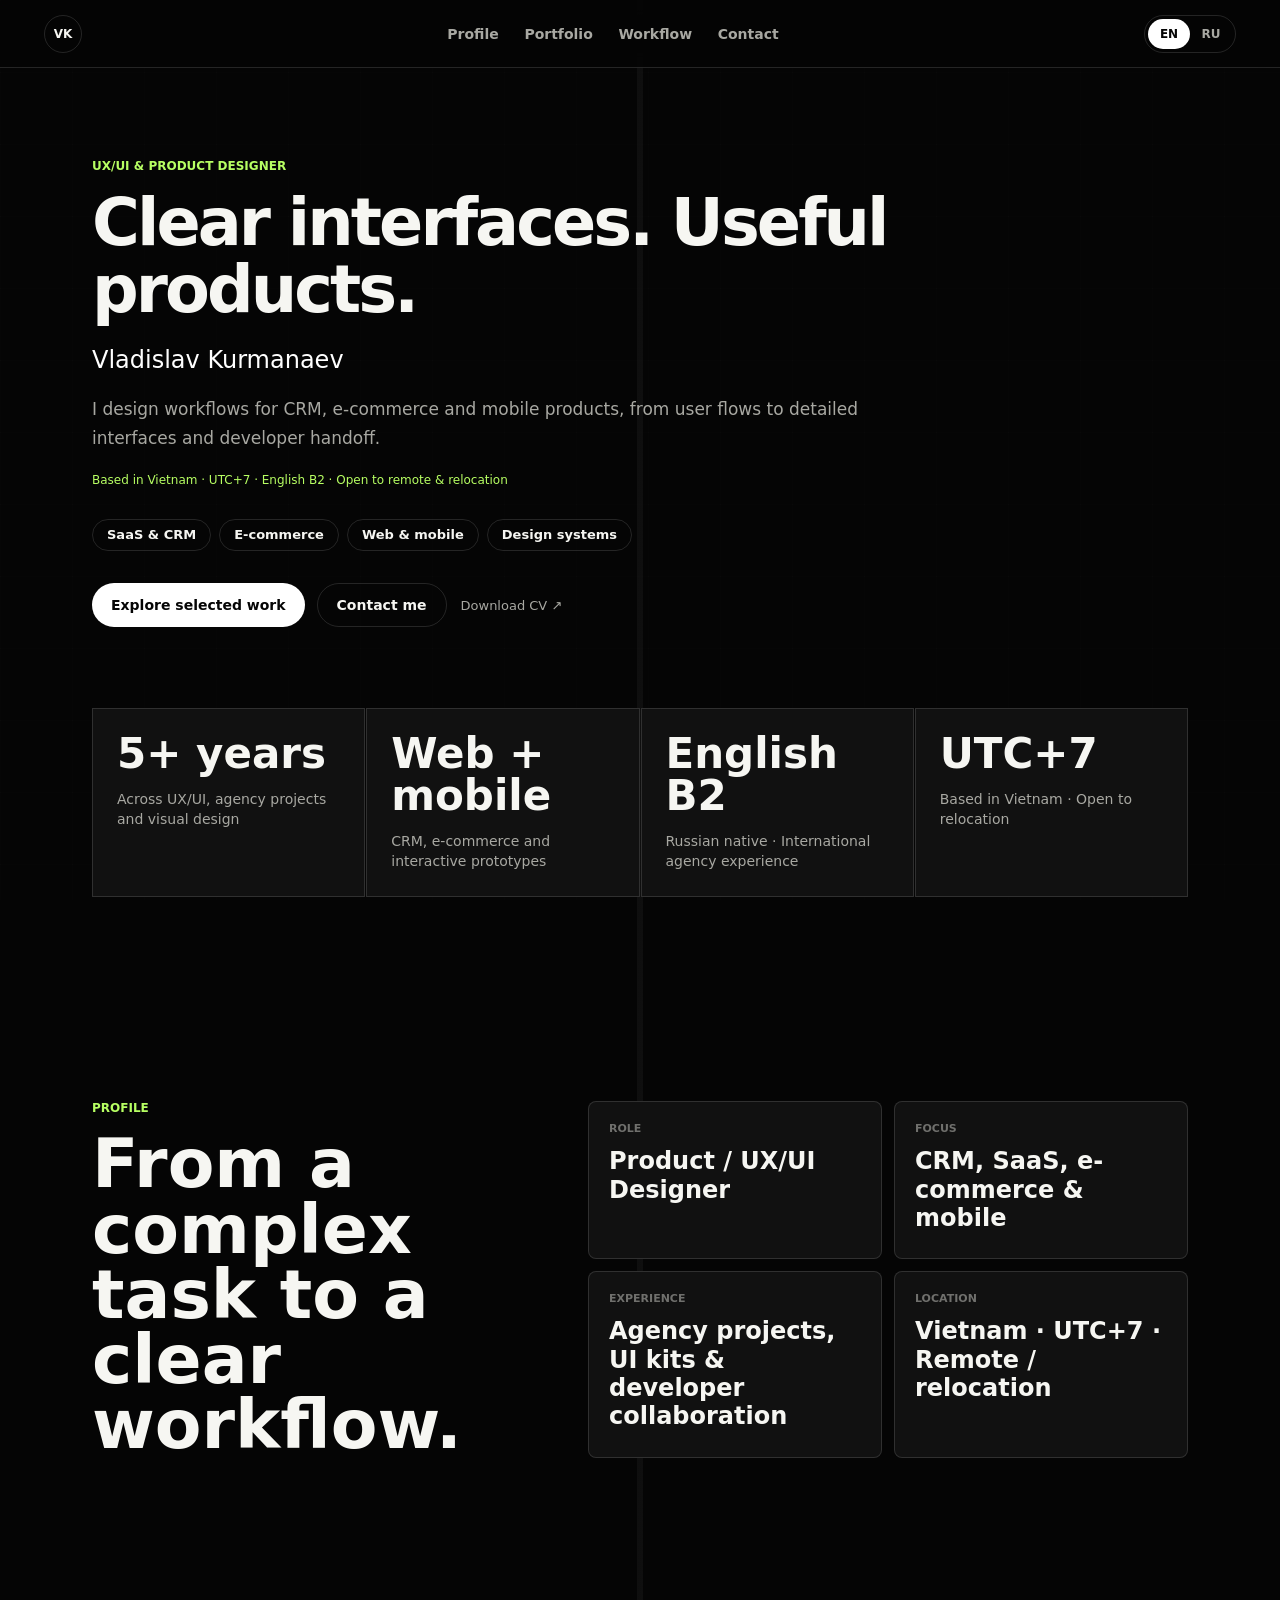
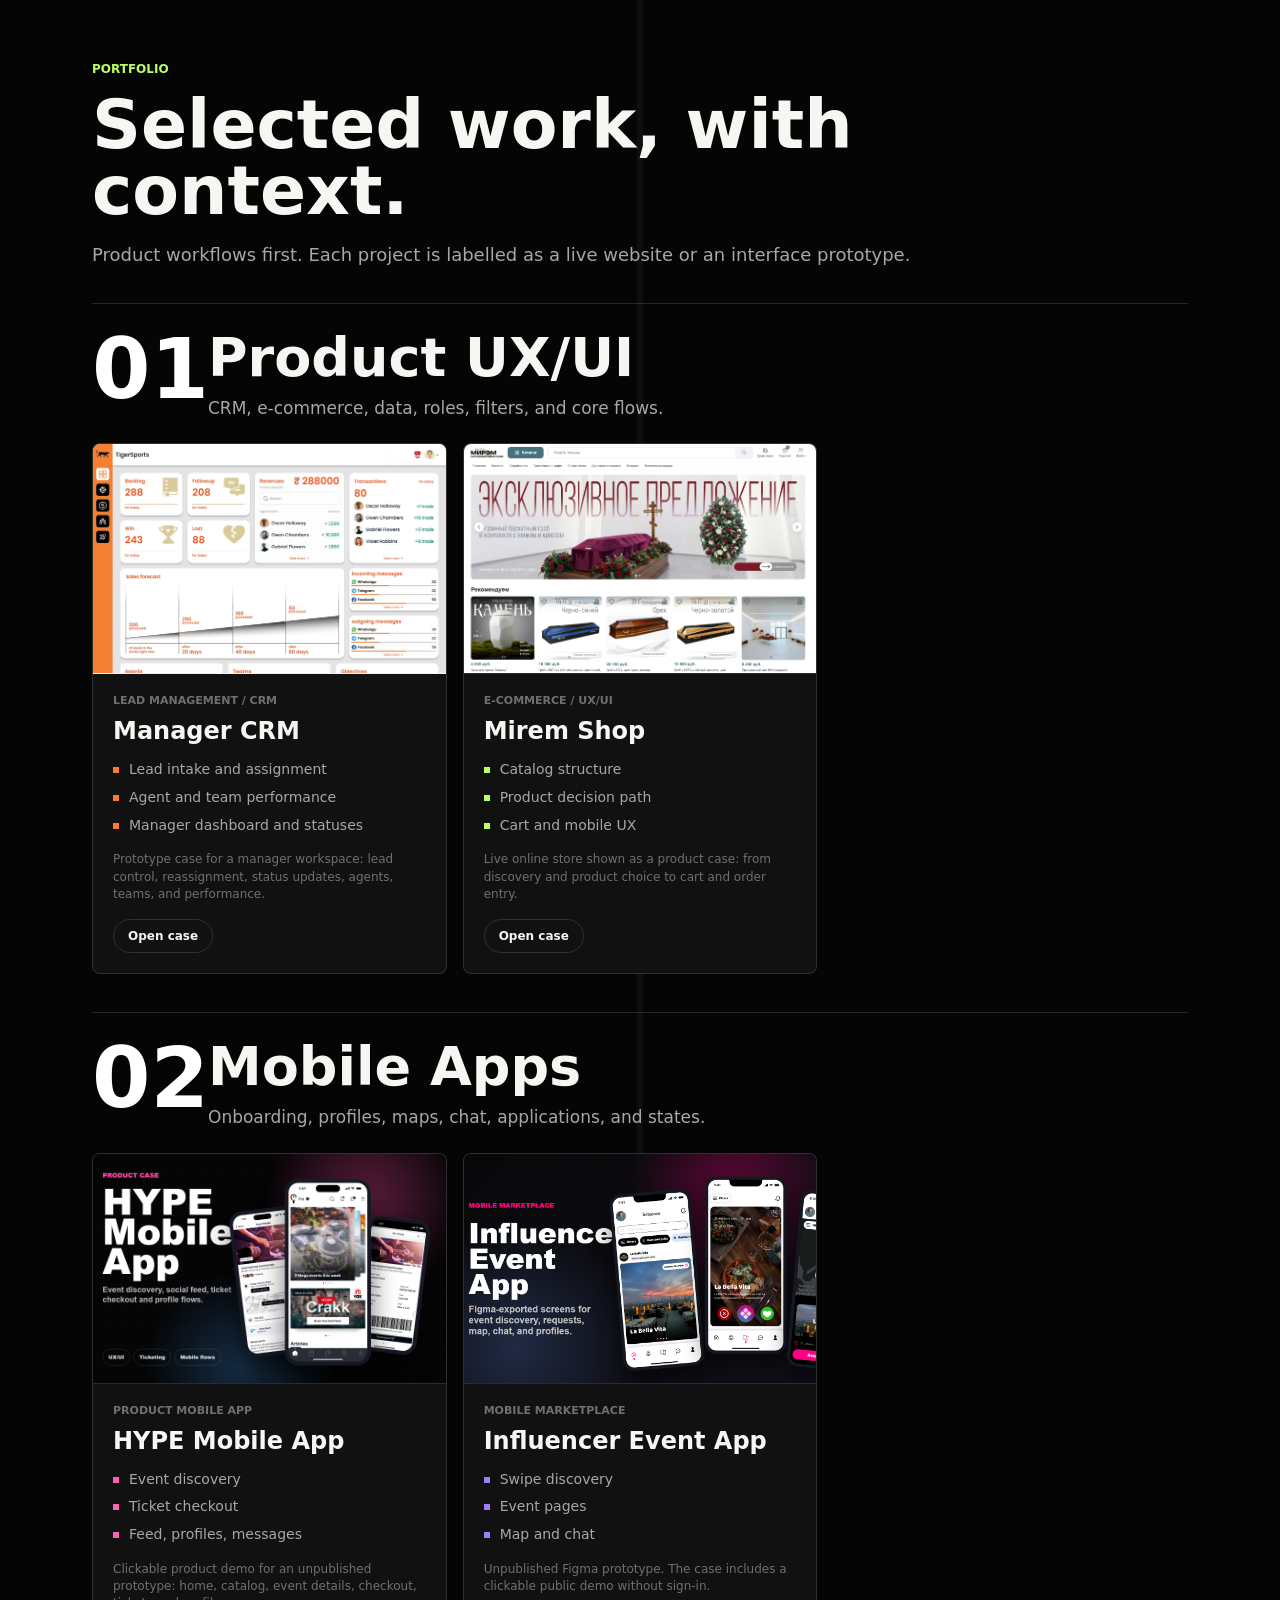
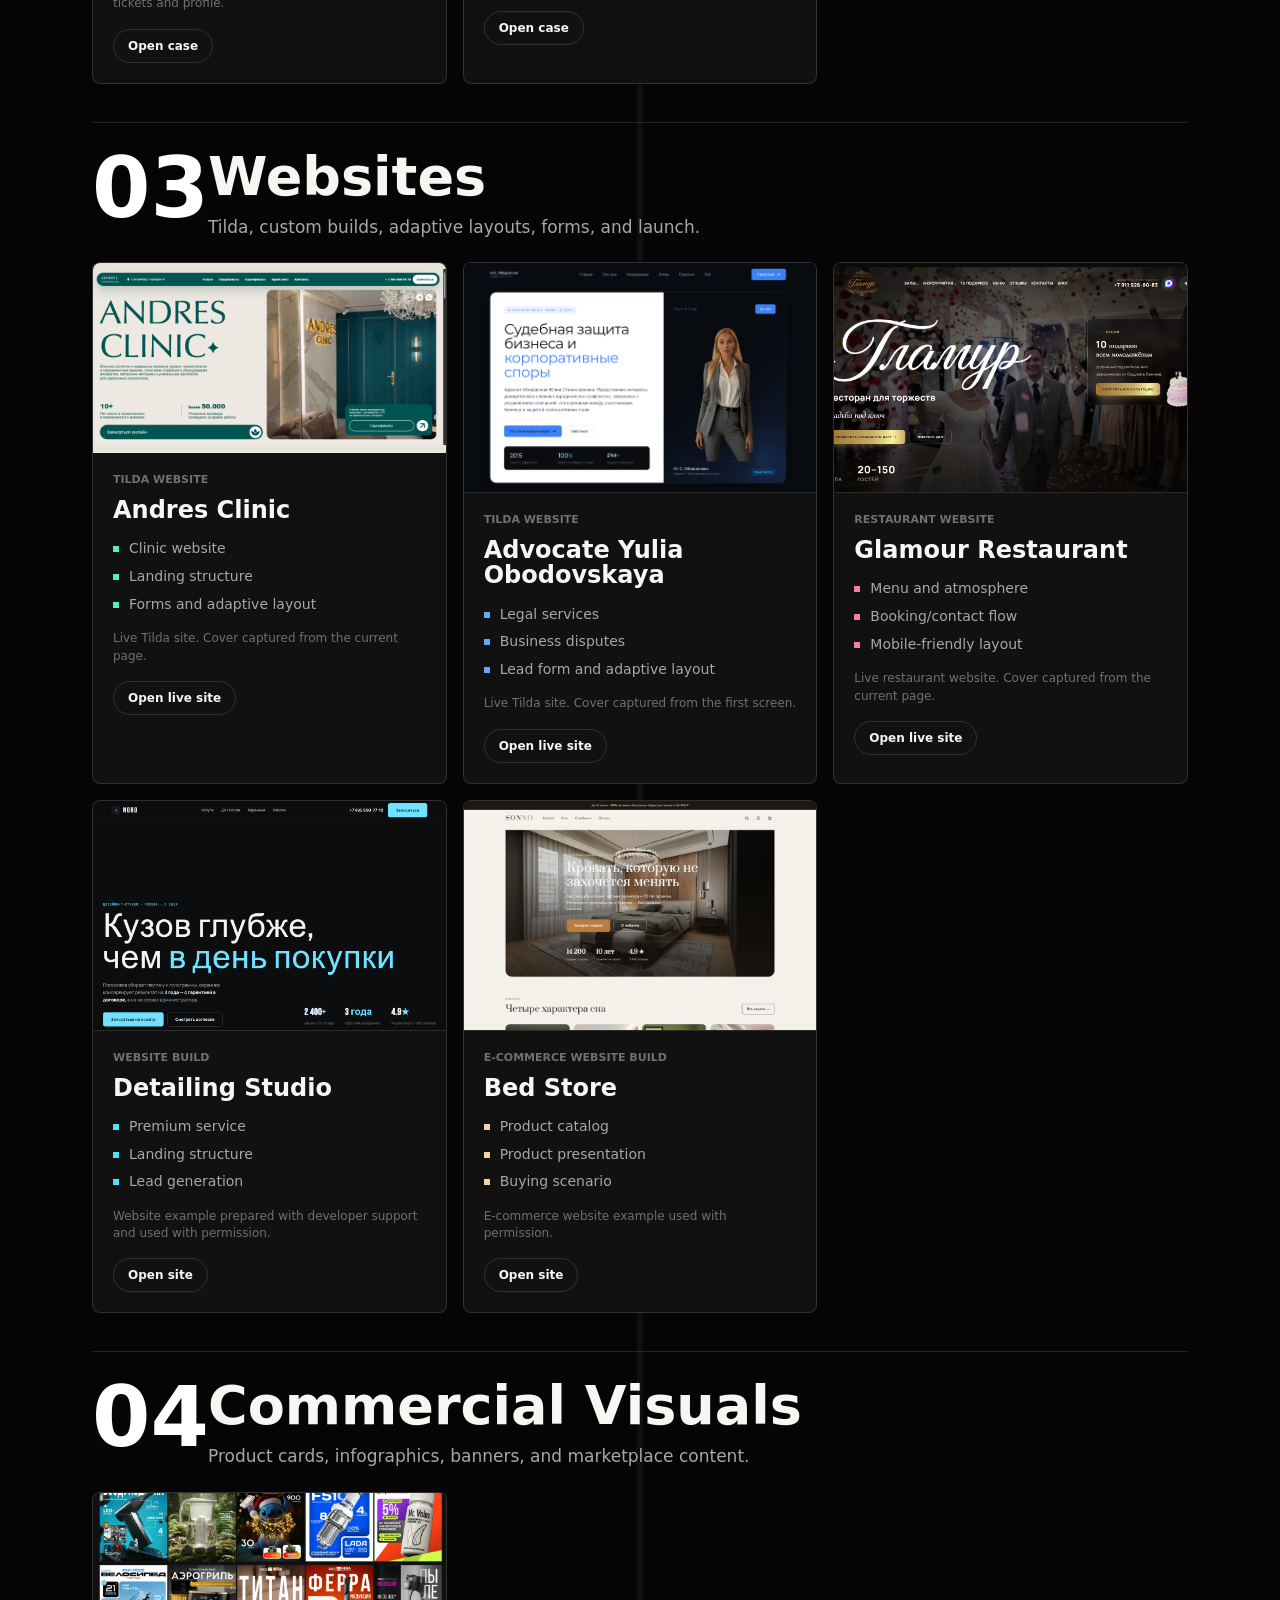
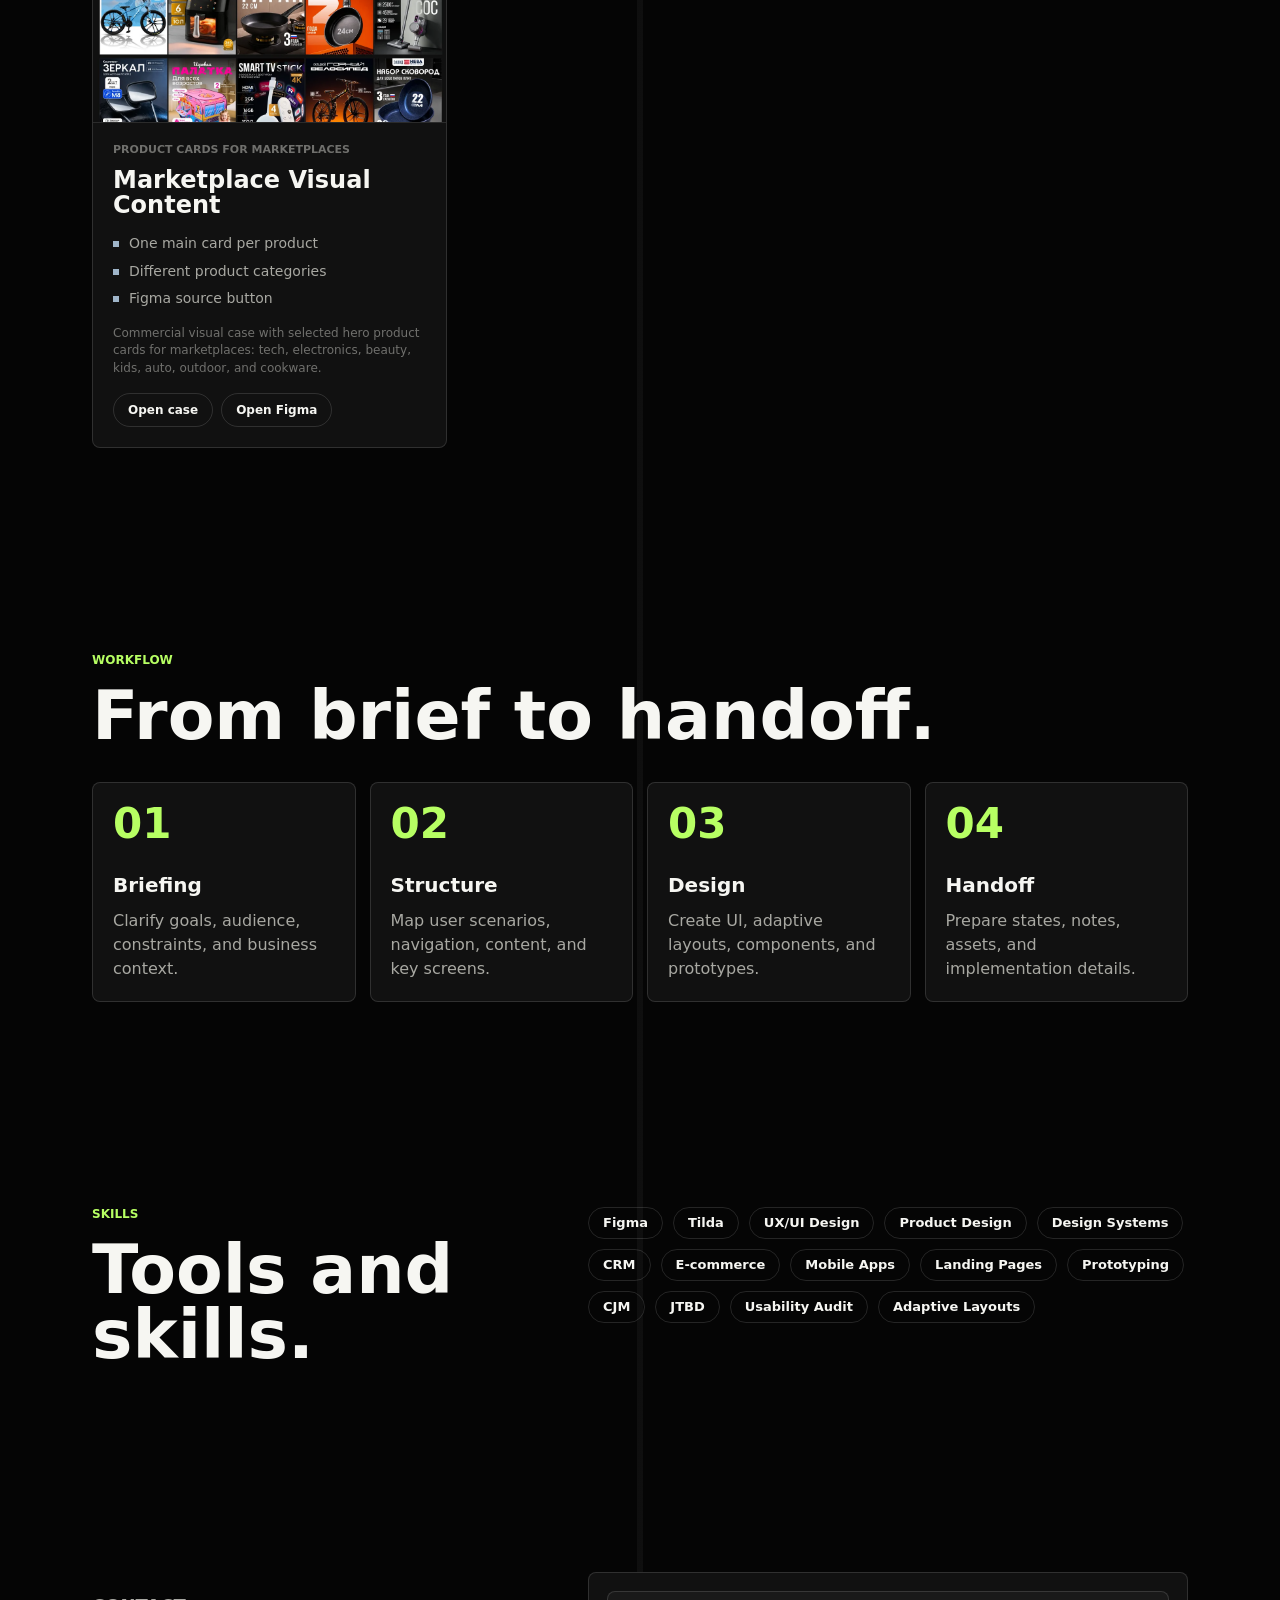
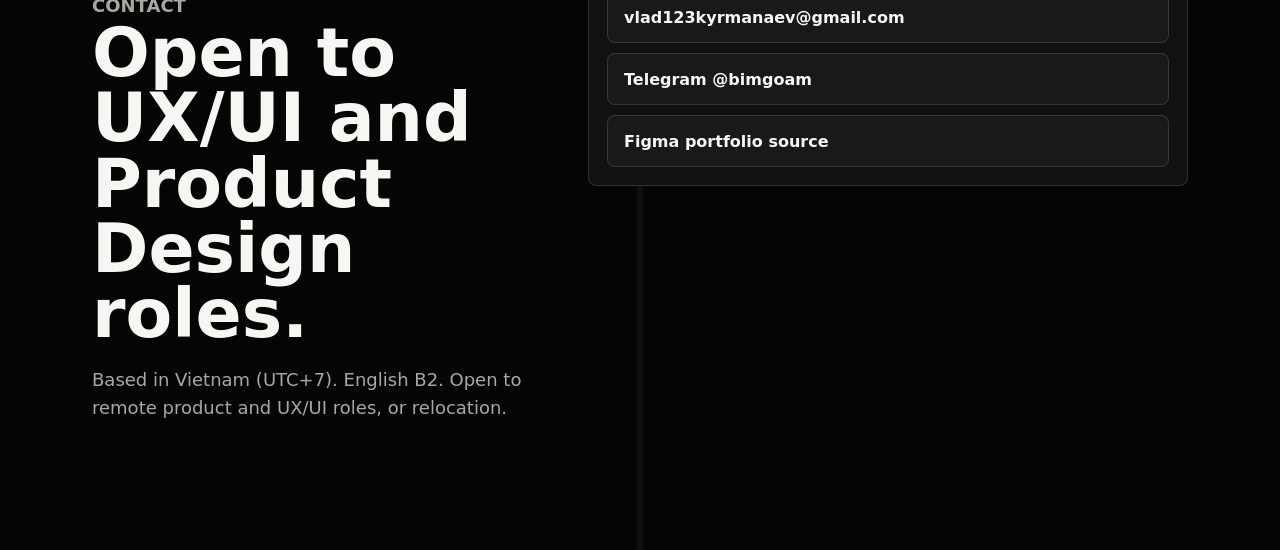
<file: index.html>
<!doctype html>
<html lang="en" data-lang="en">
  <head>
    <meta charset="utf-8" />
    <meta name="viewport" content="width=device-width, initial-scale=1" />
    <meta
      name="description"
      content="Vladislav Kurmanaev, Product and UX/UI Designer based in Vietnam. CRM, SaaS, e-commerce and mobile interfaces. English B2. Open to remote roles and relocation."
    />
    <meta name="theme-color" content="#050505" />
    <title>Vladislav Kurmanaev - Product & UX/UI Designer</title>
    <link rel="stylesheet" href="./styles.css?v=2026-11-06-crm" />
    <script src="./script.js?v=2026-11-06-crm" defer></script>
  </head>
  <body>
    <a class="skip-link" href="#work">Skip to selected work</a>
    <header class="topbar">
      <a class="brand" href="#top" aria-label="Vladislav Kurmanaev">VK</a>
      <nav aria-label="Portfolio navigation">
        <a href="#profile" data-i18n="nav.profile">Profile</a>
        <a href="#work" data-i18n="nav.work">Portfolio</a>
        <a href="#process" data-i18n="nav.process">Workflow</a>
        <a href="#contact" data-i18n="nav.contact">Contact</a>
      </nav>
      <div class="language-switch" aria-label="Language switch">
        <button type="button" data-lang-button="en" aria-pressed="true">EN</button>
        <button type="button" data-lang-button="ru" aria-pressed="false">RU</button>
      </div>
    </header>

    <main id="top">
      <section class="hero section-shell">
        <div class="hero-copy">
          <p class="eyebrow" data-i18n="hero.eyebrow">UX/UI & Product Designer</p>
          <h1 data-i18n="hero.title">Portfolio</h1>
          <p class="hero-name" data-i18n="hero.name">Vladislav Kurmanaev</p>
          <p class="hero-lead" data-i18n="hero.lead">
            I design clear workflows for CRM, e-commerce and mobile products, from user flows to detailed interfaces and developer handoff.
          </p>
          <p class="availability" data-i18n="hero.availability">Based in Vietnam · UTC+7 · English B2 · Open to remote & relocation</p>
          <div class="tag-row" id="hero-tags"></div>
          <div class="hero-actions">
            <a class="button primary" href="#work" data-i18n="hero.primary">View work</a>
            <a class="button secondary" href="#contact" data-i18n="hero.secondary">Contact me</a>
            <a class="text-action" href="./Vladislav-Kurmanaev-CV.pdf" data-i18n="hero.cv">Download CV ↗</a>
          </div>
        </div>
      </section>

      <section class="metrics section-shell" id="metrics" aria-label="Professional highlights"></section>

      <section class="profile section-shell" id="profile">
        <div>
          <p class="eyebrow" data-i18n="profile.eyebrow">Profile</p>
          <h2 data-i18n="profile.title">UX/UI for websites and products.</h2>
        </div>
        <div class="profile-grid" id="profile-grid"></div>
      </section>

      <section class="work-section section-shell" id="work">
        <div class="section-heading">
          <p class="eyebrow" data-i18n="work.eyebrow">Portfolio</p>
          <h2 data-i18n="work.title">Portfolio by project type.</h2>
          <p data-i18n="work.body">
            Websites, product interfaces, mobile apps, and commercial visuals.
          </p>
        </div>
        <div class="category-list" id="category-list"></div>
      </section>

      <section class="process section-shell" id="process">
        <div class="section-heading">
          <p class="eyebrow" data-i18n="process.eyebrow">Workflow</p>
          <h2 data-i18n="process.title">From brief to handoff.</h2>
        </div>
        <div class="step-grid" id="step-grid"></div>
      </section>

      <section class="skills section-shell" id="skills">
        <div>
          <p class="eyebrow" data-i18n="skills.eyebrow">Skills</p>
          <h2 data-i18n="skills.title">Tools and skills.</h2>
        </div>
        <div class="skill-cloud" id="skill-cloud"></div>
      </section>

      <section class="contact section-shell" id="contact">
        <div>
          <p class="eyebrow" data-i18n="contact.eyebrow">Contact</p>
          <h2 data-i18n="contact.title">Open to UX/UI and Product Design roles.</h2>
          <p data-i18n="contact.body">
            Remote roles, agency projects, websites, SaaS, e-commerce, and mobile apps.
          </p>
        </div>
        <div class="contact-panel">
          <a href="mailto:vlad123kyrmanaev@gmail.com">vlad123kyrmanaev@gmail.com</a>
          <a href="https://t.me/bimgoam" target="_blank" rel="noreferrer">Telegram @bimgoam</a>
          <a href="https://clck.su/Portfolio-bimgoam-figma" target="_blank" rel="noreferrer" data-i18n="contact.figma">Figma portfolio source</a>
        </div>
      </section>
    </main>
  </body>
</html>
</file>
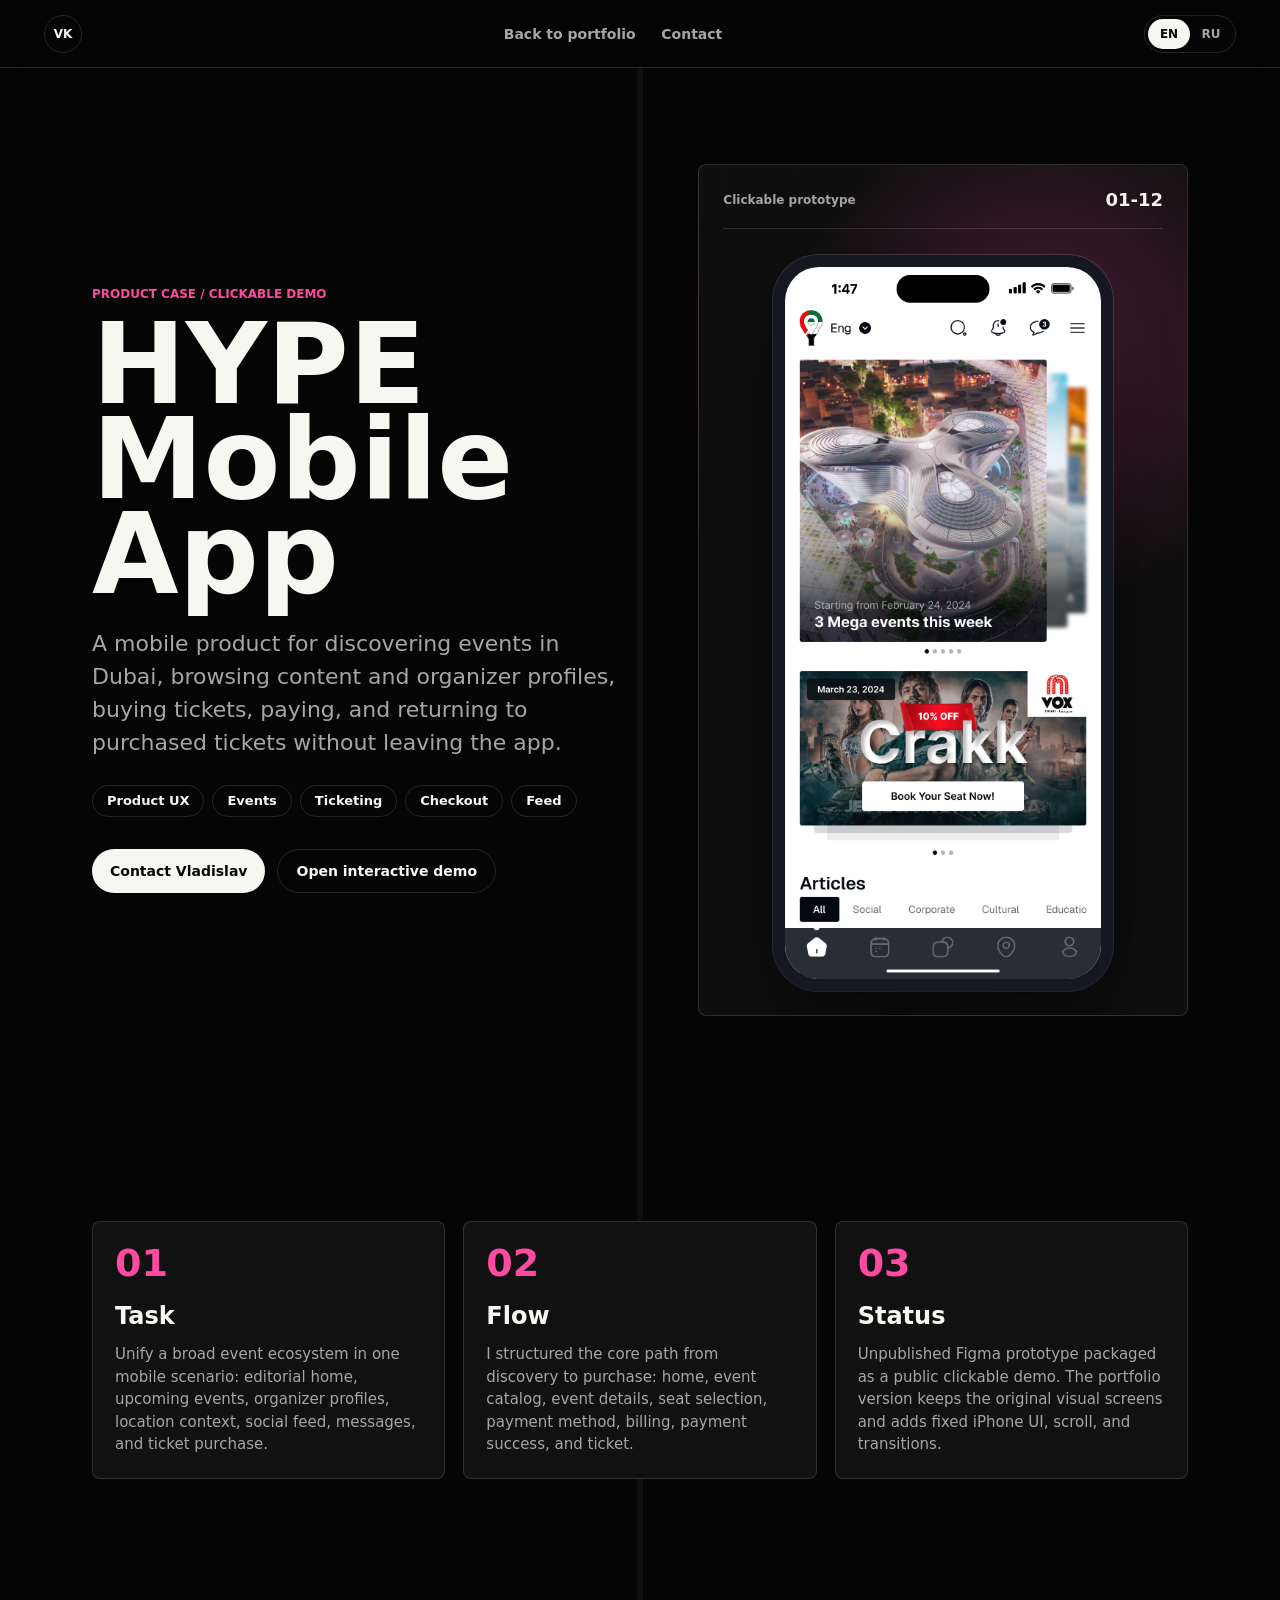
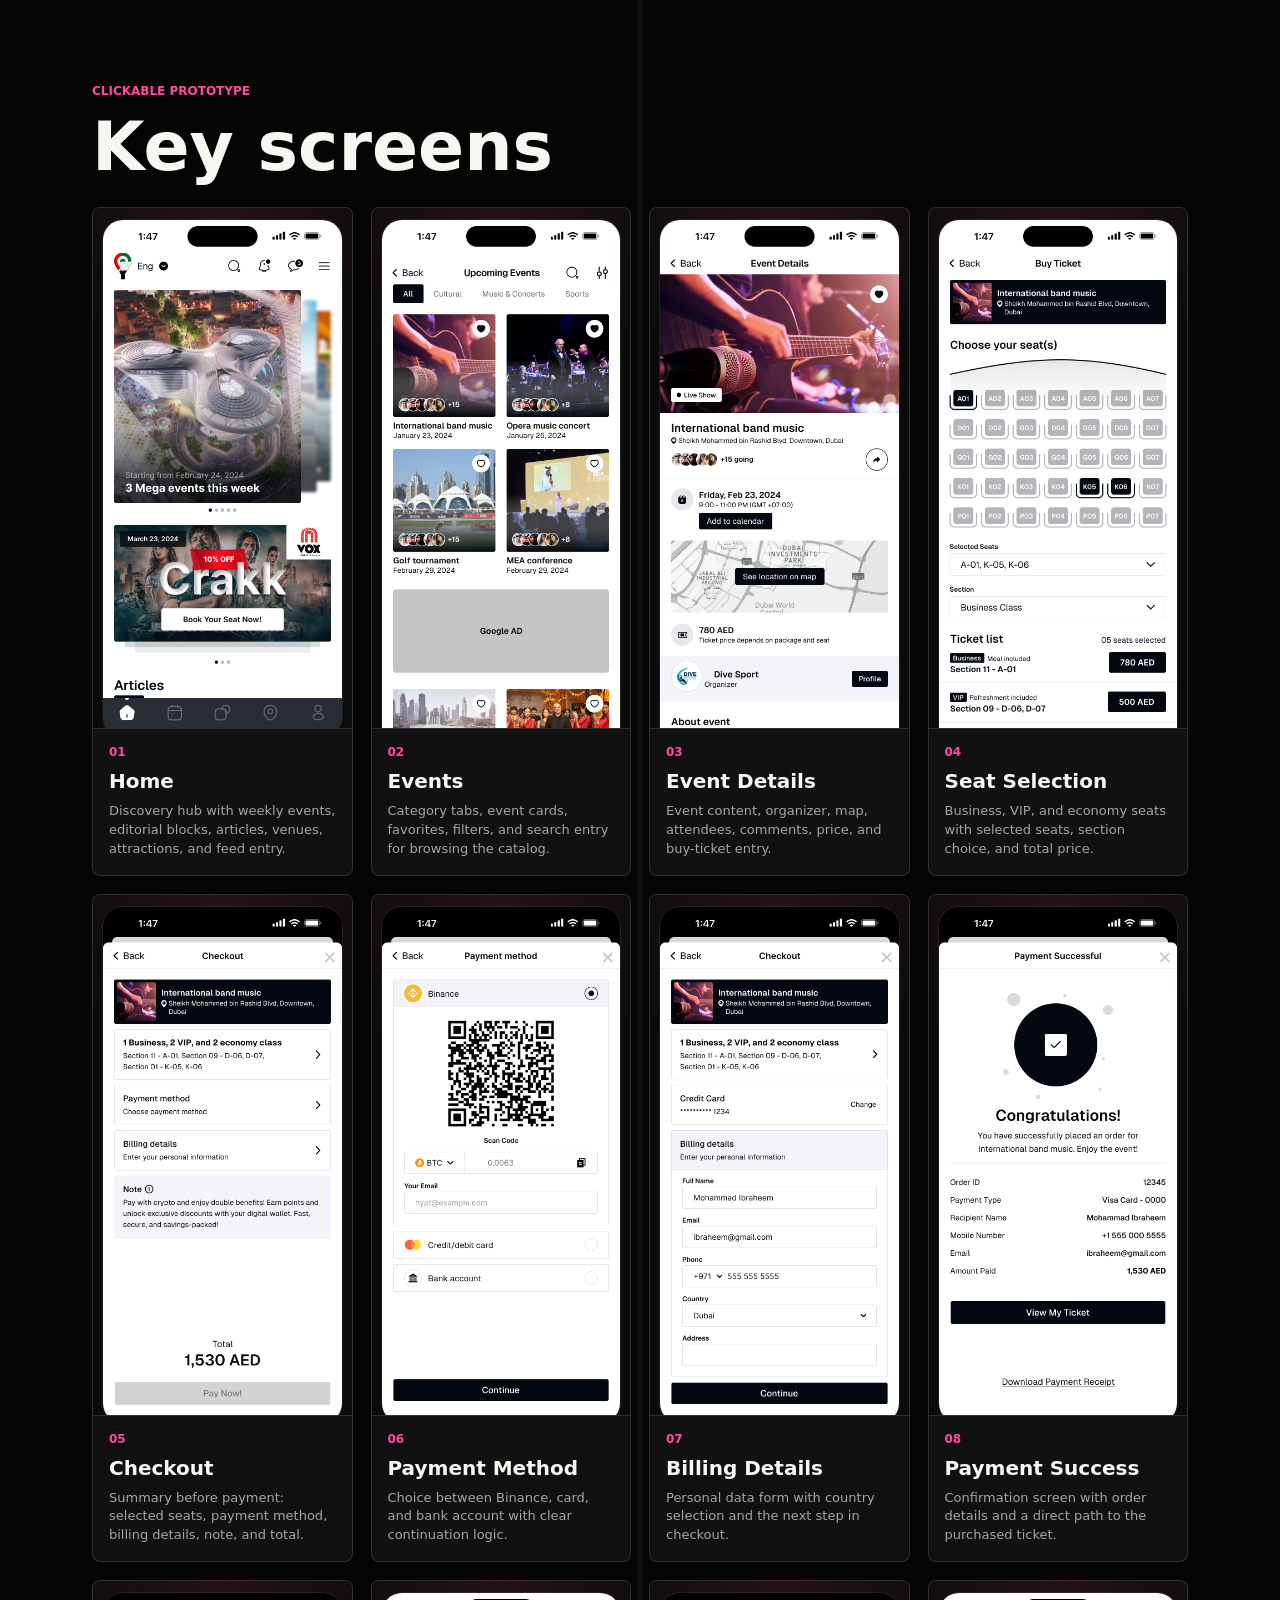
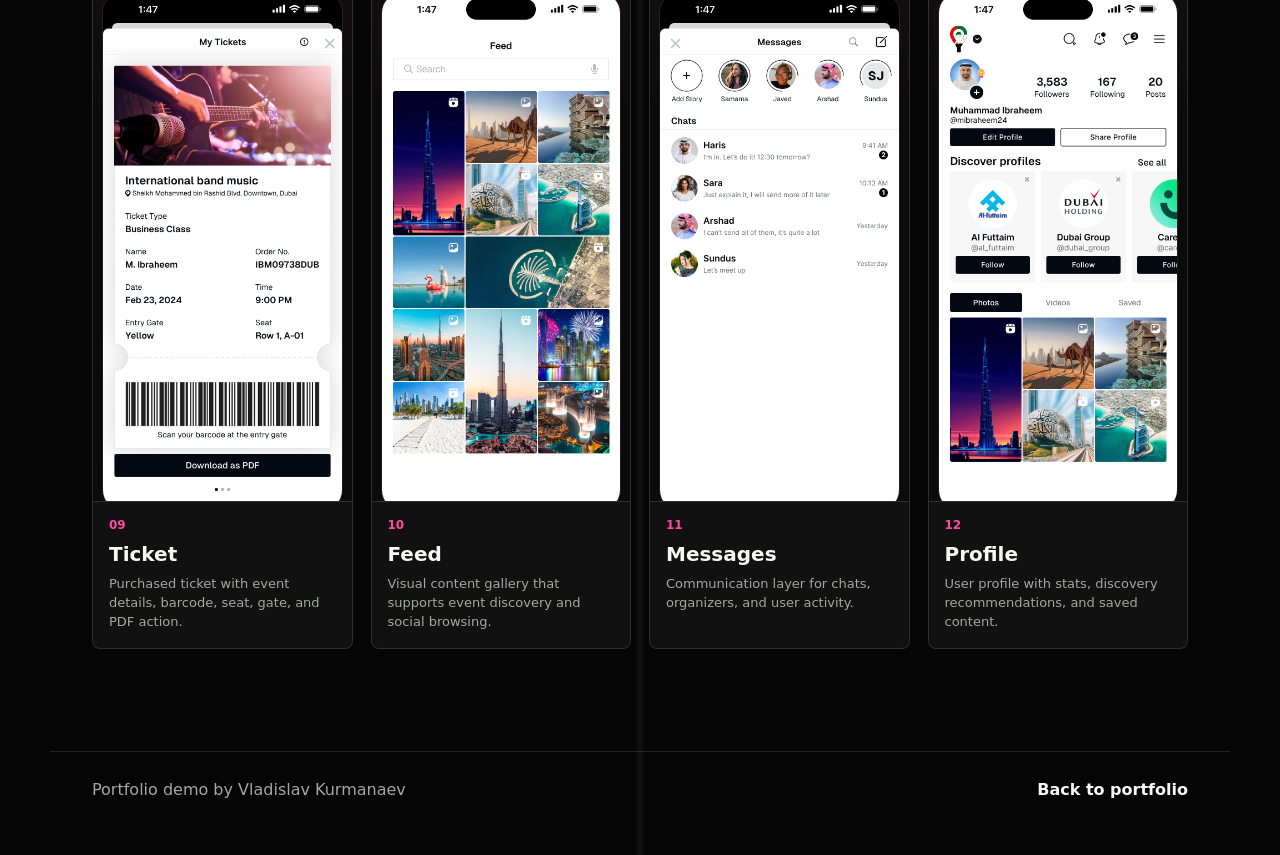
<file: case.html>
<!doctype html>
<html lang="en" data-lang="en">
  <head>
    <meta charset="utf-8" />
    <meta name="viewport" content="width=device-width, initial-scale=1" />
    <meta
      name="description"
      content="Portfolio demo case by Vladislav Kurmanaev: mobile UX/UI flow, screens, and product logic."
    />
    <meta name="theme-color" content="#050505" />
    <title>Portfolio Case - Vladislav Kurmanaev</title>
    <link rel="stylesheet" href="./case.css?v=2026-11-06-crm" />
    <script src="./case.js?v=2026-11-06-crm" defer></script>
  </head>
  <body>
    <header class="case-topbar">
      <a class="brand" href="./index.html#work" aria-label="Back to portfolio">VK</a>
      <nav>
        <a href="./index.html#work" data-i18n="nav.back">Back to portfolio</a>
        <a href="./index.html#contact" data-i18n="nav.contact">Contact</a>
      </nav>
      <div class="language-switch" aria-label="Language switch">
        <button type="button" data-lang-button="en" aria-pressed="true">EN</button>
        <button type="button" data-lang-button="ru" aria-pressed="false">RU</button>
      </div>
    </header>

    <main id="case-root"></main>
  </body>
</html>
</file>
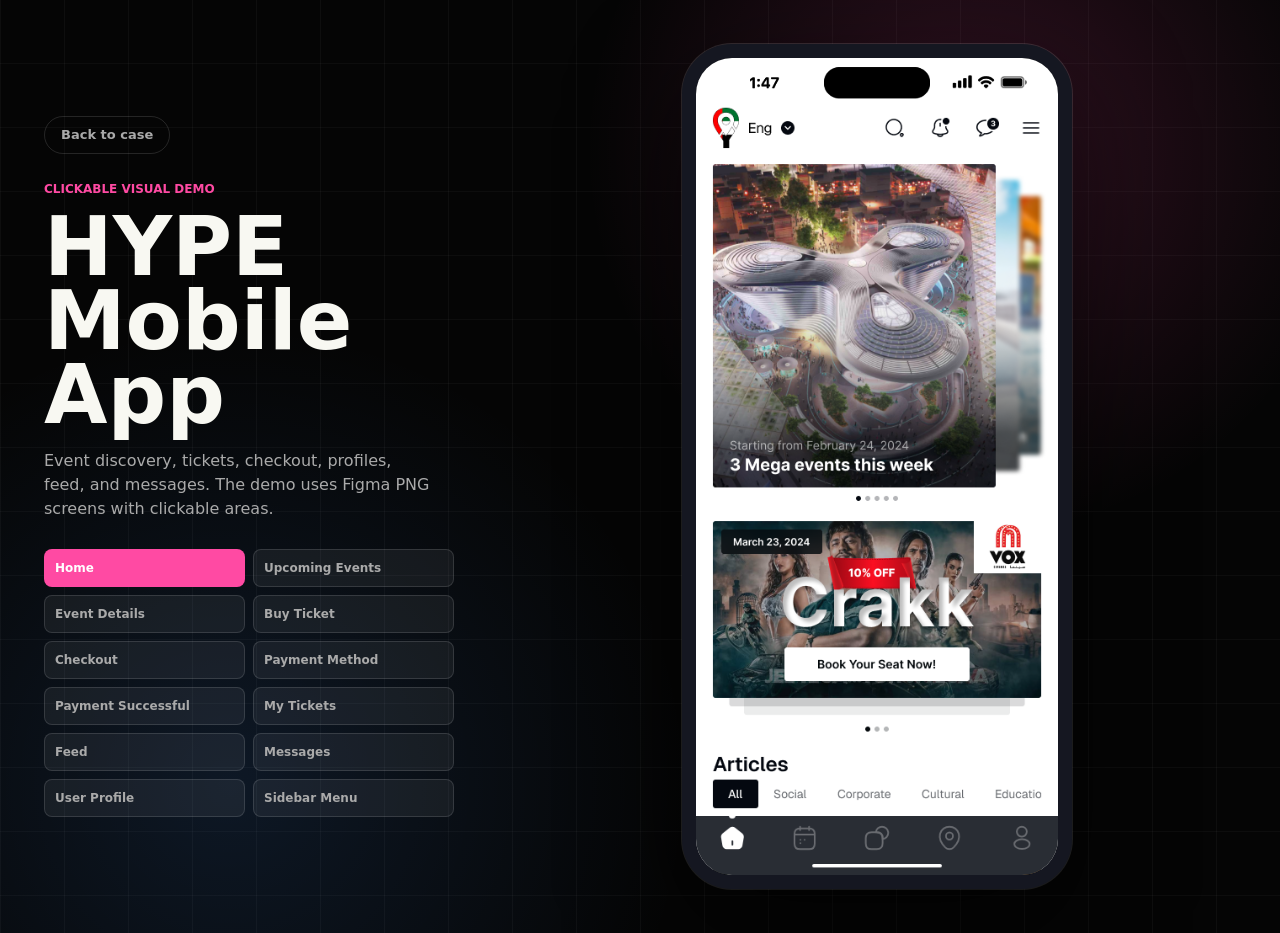
<file: hype-app.html>
<!doctype html>
<html lang="en">
  <head>
    <meta charset="utf-8" />
    <meta name="viewport" content="width=device-width, initial-scale=1" />
    <meta name="theme-color" content="#050505" />
    <title>HYPE Mobile App Demo</title>
    <script>
      if (new URLSearchParams(location.search).get("embed") === "1") {
        document.documentElement.dataset.embed = "true";
      }
    </script>
    <link rel="stylesheet" href="./hype-app.css" />
    <script src="./hype-app.js" defer></script>
  </head>
  <body>
    <a class="mobile-close" href="./case.html?id=hype" aria-label="Вернуться к кейсу" data-close-demo>К кейсу</a>
    <main class="prototype-layout">
      <aside class="prototype-panel">
        <a class="back-link" href="./case.html?id=hype">Back to case</a>
        <div>
          <p>Clickable visual demo</p>
          <h1>HYPE Mobile App</h1>
          <span>Event discovery, tickets, checkout, profiles, feed, and messages. The demo uses Figma PNG screens with clickable areas.</span>
        </div>
        <nav class="screen-list" id="screen-list" aria-label="Demo screens"></nav>
      </aside>

      <section class="phone-stage" aria-label="HYPE app working demo">
        <div class="phone-device">
          <div class="phone-scroll" id="phone-scroll">
            <div class="screen-canvas" id="screen-canvas">
              <img id="prototype-image" alt="HYPE app screen" />
              <div id="hotspot-layer" class="hotspot-layer"></div>
            </div>
          </div>
          <img class="phone-statusbar" src="./assets/hype/status-bar.png" alt="" aria-hidden="true" />
          <img class="phone-tabbar" id="phone-tabbar" src="./assets/hype/tab-bar.png" alt="" aria-hidden="true" />
          <div id="fixed-hotspot-layer" class="fixed-hotspot-layer"></div>
        </div>
      </section>
    </main>
  </body>
</html>
</file>
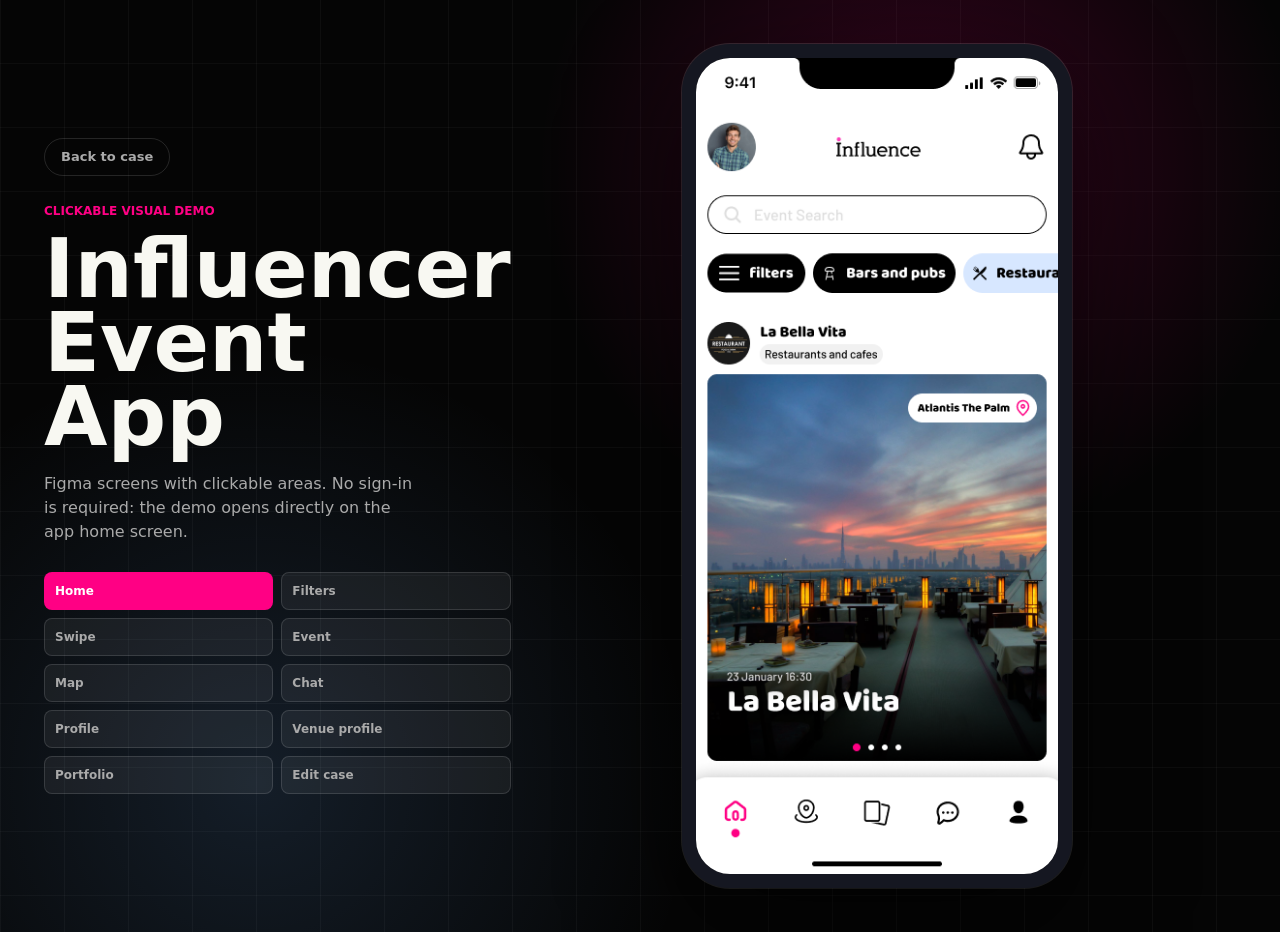
<file: influencer-app.html>
<!doctype html>
<html lang="en">
  <head>
    <meta charset="utf-8" />
    <meta name="viewport" content="width=device-width, initial-scale=1" />
    <meta name="theme-color" content="#050505" />
    <title>Influencer Event App Demo</title>
    <script>
      if (new URLSearchParams(location.search).get("embed") === "1") {
        document.documentElement.dataset.embed = "true";
      }
    </script>
    <link rel="stylesheet" href="./influencer-app.css" />
    <script src="./influencer-app.js" defer></script>
  </head>
  <body>
    <a class="mobile-close" href="./case.html?id=influencer" aria-label="Вернуться к кейсу" data-close-demo>К кейсу</a>
    <main class="prototype-layout">
      <aside class="prototype-panel">
        <a class="back-link" href="./case.html?id=influencer">Back to case</a>
        <div>
          <p>Clickable visual demo</p>
          <h1>Influencer Event App</h1>
          <span>Figma screens with clickable areas. No sign-in is required: the demo opens directly on the app home screen.</span>
        </div>
        <nav class="screen-list" id="screen-list" aria-label="Demo screens"></nav>
      </aside>

      <section class="phone-stage" aria-label="Influencer app working demo">
        <div class="phone-device">
          <img id="prototype-image" alt="Influencer app screen" />
          <div id="hotspot-layer" class="hotspot-layer"></div>
        </div>
      </section>
    </main>
  </body>
</html>
</file>
<file: styles.css>
:root {
  --bg: #050505;
  --panel: #111111;
  --panel-2: #191919;
  --panel-3: #222222;
  --text: #f6f6f2;
  --muted: #a8a8a2;
  --soft: #70706d;
  --line: rgba(255, 255, 255, 0.13);
  --white: #ffffff;
  --green: #b7ff63;
  --mint: #55f0c2;
  --rose: #ff7aa6;
  --blue: #61a8ff;
  --amber: #ffbd59;
  --violet: #b892ff;
  --pink: #ff5fb7;
  --purple: #9f7cff;
  --steel: #9fb5c9;
  --cyan: #4de1ff;
  --cream: #f0d4a2;
  --orange: #ff7a2f;
  --max: 1180px;
  --shadow: 0 20px 80px rgba(0, 0, 0, 0.38);
}

* {
  box-sizing: border-box;
}

html {
  scroll-behavior: smooth;
}

body {
  background:
    linear-gradient(90deg, transparent 0 49.8%, rgba(255, 255, 255, 0.04) 49.8% 50.2%, transparent 50.2%),
    var(--bg);
  color: var(--text);
  font-family:
    Inter, ui-sans-serif, system-ui, -apple-system, BlinkMacSystemFont, "Segoe UI",
    sans-serif;
  margin: 0;
  overflow-x: hidden;
}

body::before {
  background-image:
    linear-gradient(rgba(255, 255, 255, 0.035) 1px, transparent 1px),
    linear-gradient(90deg, rgba(255, 255, 255, 0.035) 1px, transparent 1px);
  background-size: 72px 72px;
  content: "";
  inset: 0;
  opacity: 0.28;
  pointer-events: none;
  position: fixed;
  z-index: -1;
}

a {
  color: inherit;
  text-decoration: none;
}

button,
a {
  -webkit-tap-highlight-color: transparent;
}

.topbar {
  align-items: center;
  backdrop-filter: blur(18px);
  background: rgba(5, 5, 5, 0.74);
  border-bottom: 1px solid var(--line);
  display: grid;
  gap: 16px;
  grid-template-columns: auto minmax(0, 1fr) auto;
  min-height: 68px;
  padding: 12px clamp(16px, 4vw, 44px);
  position: sticky;
  top: 0;
  z-index: 20;
}

.brand {
  align-items: center;
  border: 1px solid var(--line);
  border-radius: 50%;
  display: inline-flex;
  font-size: 12px;
  font-weight: 900;
  height: 38px;
  justify-content: center;
  letter-spacing: 0;
  width: 38px;
}

.topbar nav {
  display: flex;
  gap: clamp(12px, 2vw, 28px);
  justify-content: center;
}

.topbar nav a {
  color: var(--muted);
  font-size: 14px;
  font-weight: 650;
}

.topbar nav a:hover {
  color: var(--white);
}

.language-switch {
  border: 1px solid var(--line);
  border-radius: 999px;
  display: grid;
  grid-template-columns: repeat(2, 42px);
  padding: 3px;
}

.language-switch button {
  background: transparent;
  border: 0;
  border-radius: 999px;
  color: var(--muted);
  cursor: pointer;
  font: inherit;
  font-size: 12px;
  font-weight: 900;
  height: 30px;
}

.language-switch button[aria-pressed="true"] {
  background: var(--white);
  color: #050505;
}

.section-shell {
  margin: 0 auto;
  max-width: var(--max);
  padding: clamp(58px, 8vw, 108px) clamp(18px, 4vw, 42px);
}

.hero {
  align-items: center;
  display: grid;
  gap: clamp(36px, 7vw, 84px);
  grid-template-columns: minmax(0, 1fr);
  min-height: calc(100vh - 68px);
  padding-top: clamp(70px, 8vw, 112px);
}

.hero-copy {
  min-width: 0;
}

.eyebrow {
  color: var(--green);
  font-size: 12px;
  font-weight: 900;
  letter-spacing: 0;
  margin: 0 0 16px;
  text-transform: uppercase;
}

h1,
h2,
h3,
h4,
p {
  margin-top: 0;
}

h1 {
  font-size: clamp(62px, 9vw, 112px);
  font-weight: 900;
  letter-spacing: 0;
  line-height: 0.78;
  margin-bottom: 24px;
  text-transform: uppercase;
}

.hero-name {
  color: var(--white);
  font-size: clamp(24px, 3vw, 38px);
  font-weight: 300;
  line-height: 1.1;
  margin-bottom: 22px;
}

.hero-lead {
  color: var(--muted);
  font-size: clamp(18px, 2vw, 22px);
  line-height: 1.55;
  max-width: 780px;
}

.tag-row {
  display: flex;
  flex-wrap: wrap;
  gap: 8px;
  margin: 28px 0 32px;
}

.tag-row span,
.skill-cloud span {
  border: 1px solid var(--line);
  border-radius: 999px;
  color: var(--text);
  display: inline-flex;
  font-size: 13px;
  font-weight: 700;
  min-height: 32px;
  padding: 7px 14px;
}

.hero-actions {
  display: flex;
  flex-wrap: wrap;
  gap: 12px;
}

.button {
  align-items: center;
  border-radius: 999px;
  display: inline-flex;
  font-size: 14px;
  font-weight: 900;
  min-height: 44px;
  padding: 0 19px;
}

.button.primary {
  background: var(--white);
  color: #050505;
}

.button.secondary {
  border: 1px solid var(--line);
  color: var(--text);
}

.metrics {
  display: grid;
  gap: 1px;
  grid-template-columns: repeat(4, minmax(0, 1fr));
  padding-top: 0;
}

.metrics article {
  background: var(--panel);
  border: 1px solid var(--line);
  min-height: 132px;
  padding: 24px;
}

.metrics strong {
  display: block;
  font-size: clamp(26px, 4vw, 42px);
  line-height: 1;
  margin-bottom: 14px;
}

.metrics span {
  color: var(--muted);
  display: block;
  font-size: 14px;
  line-height: 1.45;
}

.profile,
.skills,
.contact {
  display: grid;
  gap: clamp(28px, 5vw, 64px);
  grid-template-columns: minmax(260px, 0.72fr) minmax(0, 1fr);
}

h2 {
  font-size: clamp(34px, 6vw, 68px);
  font-weight: 850;
  letter-spacing: 0;
  line-height: 0.96;
  margin-bottom: 0;
}

.profile-grid {
  display: grid;
  gap: 12px;
  grid-template-columns: repeat(2, minmax(0, 1fr));
}

.profile-grid article,
.step-grid article {
  background: var(--panel);
  border: 1px solid var(--line);
  border-radius: 8px;
  min-height: 132px;
  padding: 20px;
}

.profile-grid span,
.project-copy p {
  color: var(--soft);
  display: block;
  font-size: 11px;
  font-weight: 900;
  margin-bottom: 12px;
  text-transform: uppercase;
}

.profile-grid strong {
  display: block;
  font-size: clamp(18px, 2vw, 24px);
  line-height: 1.18;
}

.section-heading {
  margin-bottom: 34px;
  max-width: 860px;
}

.section-heading p:not(.eyebrow) {
  color: var(--muted);
  font-size: 18px;
  line-height: 1.55;
  margin: 18px 0 0;
}

.category-list {
  display: grid;
  gap: 38px;
}

.work-category {
  border-top: 1px solid var(--line);
  padding-top: 28px;
}

.category-head {
  display: grid;
  gap: 24px;
  grid-template-columns: 92px minmax(0, 1fr);
  margin-bottom: 22px;
}

.category-head > span {
  color: var(--white);
  font-size: clamp(46px, 7vw, 84px);
  font-weight: 900;
  line-height: 0.9;
}

.category-head h3 {
  font-size: clamp(28px, 5vw, 54px);
  letter-spacing: 0;
  line-height: 0.96;
  margin-bottom: 12px;
}

.category-head p {
  color: var(--muted);
  font-size: 17px;
  line-height: 1.5;
  margin: 0;
  max-width: 760px;
}

.project-grid {
  display: grid;
  gap: 16px;
  grid-template-columns: repeat(3, minmax(0, 1fr));
}

.project-card {
  background: var(--panel);
  border: 1px solid var(--line);
  border-radius: 8px;
  min-width: 0;
  overflow: hidden;
}

.project-media {
  background: #0c0c0c;
  border-bottom: 1px solid var(--line);
  height: 230px;
  overflow: hidden;
  position: relative;
}

.project-media img {
  display: block;
  height: 100%;
  object-fit: cover;
  object-position: center;
  width: 100%;
}

.project-card:nth-child(1) .project-media img {
  object-position: 48% 45%;
}

.project-card:nth-child(2) .project-media img {
  object-position: 52% 45%;
}

.project-card.accent-mint .project-media {
  background: #e8e3db;
  height: 190px;
}

.project-card.accent-mint .project-media img {
  object-fit: contain;
}

.project-card.accent-orange .project-media {
  background: #efeee9;
}

.project-card.accent-orange .project-media img {
  object-position: top left;
}

.project-copy {
  padding: 20px;
}

.project-copy h4 {
  font-size: 24px;
  line-height: 1.05;
  margin-bottom: 16px;
}

.project-copy ul {
  display: grid;
  gap: 8px;
  list-style: none;
  margin: 0 0 16px;
  padding: 0;
}

.project-copy li {
  color: var(--muted);
  font-size: 14px;
  line-height: 1.4;
  padding-left: 16px;
  position: relative;
}

.project-copy li::before {
  background: var(--accent, var(--green));
  content: "";
  height: 6px;
  left: 0;
  position: absolute;
  top: 7px;
  width: 6px;
}

.project-copy small {
  color: var(--soft);
  display: block;
  font-size: 12px;
  line-height: 1.45;
}

.project-actions {
  display: flex;
  flex-wrap: wrap;
  gap: 8px;
  margin-top: 16px;
}

.project-link {
  align-items: center;
  border: 1px solid var(--line);
  border-radius: 999px;
  color: var(--text);
  display: inline-flex;
  font-size: 12px;
  font-weight: 900;
  justify-content: center;
  min-height: 34px;
  padding: 0 14px;
}

.project-link:hover {
  background: var(--accent, var(--green));
  border-color: transparent;
  color: #050505;
}

.placeholder-preview {
  align-content: end;
  background:
    linear-gradient(135deg, rgba(255, 255, 255, 0.12), transparent 58%),
    var(--panel-2);
  display: grid;
  gap: 12px;
  height: 100%;
  padding: 22px;
}

.placeholder-preview span {
  color: var(--accent, var(--green));
  font-size: clamp(30px, 5vw, 52px);
  font-weight: 900;
  line-height: 0.86;
  text-transform: uppercase;
}

.placeholder-preview i {
  background: rgba(255, 255, 255, 0.14);
  display: block;
  height: 12px;
  width: 72%;
}

.placeholder-preview i:last-child {
  width: 44%;
}

.step-grid {
  display: grid;
  gap: 14px;
  grid-template-columns: repeat(4, minmax(0, 1fr));
}

.step-grid article span {
  color: var(--accent, var(--green));
  display: block;
  font-size: 42px;
  font-weight: 900;
  line-height: 1;
  margin-bottom: 28px;
}

.step-grid article h3 {
  font-size: 20px;
  margin-bottom: 12px;
}

.step-grid article p {
  color: var(--muted);
  line-height: 1.5;
  margin: 0;
}

.skill-cloud {
  align-content: start;
  display: flex;
  flex-wrap: wrap;
  gap: 10px;
}

.contact {
  padding-bottom: clamp(72px, 10vw, 132px);
}

.contact p {
  color: var(--muted);
  font-size: 18px;
  line-height: 1.55;
  margin: 20px 0 0;
}

.contact-panel {
  align-self: start;
  background: var(--panel);
  border: 1px solid var(--line);
  border-radius: 8px;
  display: grid;
  gap: 10px;
  padding: 18px;
}

.contact-panel a {
  align-items: center;
  background: var(--panel-2);
  border: 1px solid var(--line);
  border-radius: 8px;
  color: var(--text);
  display: flex;
  font-weight: 750;
  min-height: 52px;
  overflow-wrap: anywhere;
  padding: 0 16px;
}

.accent-mint,
.mini-mint,
.placeholder-mint {
  --accent: var(--mint);
}

.accent-rose,
.mini-rose,
.placeholder-rose {
  --accent: var(--rose);
}

.accent-blue,
.mini-blue,
.placeholder-blue {
  --accent: var(--blue);
}

.accent-green,
.mini-green,
.placeholder-green {
  --accent: var(--green);
}

.accent-amber,
.mini-amber,
.placeholder-amber {
  --accent: var(--amber);
}

.accent-violet,
.mini-violet,
.placeholder-violet {
  --accent: var(--violet);
}

.accent-pink,
.mini-pink,
.placeholder-pink {
  --accent: var(--pink);
}

.accent-purple,
.mini-purple,
.placeholder-purple {
  --accent: var(--purple);
}

.accent-steel,
.mini-steel,
.placeholder-steel {
  --accent: var(--steel);
}

.accent-cyan,
.mini-cyan,
.placeholder-cyan {
  --accent: var(--cyan);
}

.accent-cream,
.mini-cream,
.placeholder-cream {
  --accent: var(--cream);
}

.accent-orange,
.mini-orange,
.placeholder-orange {
  --accent: var(--orange);
}

.skip-link { position: fixed; left: 20px; top: -80px; padding: 14px 20px; background: var(--green); color: #050505; z-index: 100; }
.skip-link:focus { top: 12px; }
:focus-visible { outline: 3px solid var(--green); outline-offset: 5px; }
.hero { grid-template-columns: minmax(0,1fr); gap: 36px; min-height: 640px; padding-top: 80px; padding-bottom: 70px; }
.hero h1 { font-size: clamp(46px, 5.1vw, 68px); line-height: 1.03; letter-spacing: -0.045em; text-transform: none; }
.hero-name { font-size: 24px; font-weight: 500; }
.hero-lead { font-size: 17px; line-height: 1.65; }
.availability { color: var(--green); font-size: 12px; line-height: 1.9; margin: 0 0 22px; }
.hero-actions { flex-wrap: wrap; align-items: center; }
.text-action { font-size: 13px; padding: 10px 2px; color: var(--muted); }
.text-action:hover { color: white; }
section[id] { scroll-margin-top: 135px; }
@media (prefers-reduced-motion: reduce) { html { scroll-behavior: auto; } *, *::before, *::after { transition: none !important; animation: none !important; } }

@media (max-width: 940px) {
  .topbar {
    grid-template-columns: auto auto;
    justify-content: space-between;
  }

  .topbar nav {
    grid-column: 1 / -1;
    grid-row: 2;
    justify-content: flex-start;
    min-width: 0;
    overflow-x: auto;
    padding-bottom: 2px;
    width: 100%;
  }

  .language-switch {
    justify-self: end;
  }

  .hero,
  .profile,
  .skills,
  .contact {
    grid-template-columns: 1fr;
  }

  .metrics,
  .project-grid,
  .step-grid {
    grid-template-columns: repeat(2, minmax(0, 1fr));
  }
}

@media (max-width: 620px) {
  .section-shell {
    max-width: 100vw;
    padding-left: 20px;
    padding-right: 20px;
    width: 100%;
  }

  .topbar nav a {
    font-size: 13px;
  }

  h1 {
    font-size: 52px;
    line-height: 0.86;
    max-width: 100%;
    overflow-wrap: anywhere;
  }

  h2 {
    font-size: 38px;
    overflow-wrap: anywhere;
  }

  .hero {
    gap: 34px;
    min-height: auto;
    padding-top: 48px;
  }

  .hero h1 { font-size: 46px; line-height: 1.05; overflow-wrap: normal; }

  .hero-lead {
    font-size: 18px;
    max-width: 100%;
  }

  .tag-row {
    max-width: 100%;
  }

  .hero-actions {
    width: 100%;
  }

  .hero-actions .button {
    flex: 1 0 100%;
    justify-content: center;
    max-width: 100%;
    width: 100%;
  }

  .metrics,
  .profile-grid,
  .project-grid,
  .step-grid {
    grid-template-columns: 1fr;
  }

  .category-head {
    grid-template-columns: 1fr;
  }

  .category-head > span {
    font-size: 60px;
  }

  .project-media {
    height: 250px;
  }

  .project-link {
    display: flex;
    max-width: 100%;
    justify-content: center;
    width: 100%;
  }

}

.hero-copy {max-width: 850px;}
</file>
<file: case.css>
.case-context > h2 { max-width: 800px; font-size: clamp(30px,4vw,48px); line-height: 1.1; }
.scope-note { color: var(--muted); line-height: 1.8; max-width: 900px; padding-left: 20px; border-left: 2px solid var(--accent); }
.reason-grid { display: grid; grid-template-columns: repeat(3,minmax(0,1fr)); gap: 20px; margin: 38px 0; }
.reason-grid > article { background: #111; border: 1px solid #303030; border-radius: 12px; padding: 24px; }
.reason-grid article > div { margin-bottom: 20px; }
.reason-grid article > div:last-child { margin-bottom: 0; }
.reason-grid span { display:block; font-size: 10px; text-transform: uppercase; color: var(--accent); letter-spacing: .08em; margin-bottom: 8px; }
.reason-grid h3 { font-size: 21px; line-height: 1.3; margin: 0; }
.reason-grid p { color: #b8b8b2; line-height: 1.7; font-size: 14px; margin: 0; }
.case-detail-text { max-width: 880px; margin: 40px 0; }
.case-detail-text h3 { font-size: 23px; margin: 30px 0 12px; }
.case-detail-text p { color: var(--muted); line-height: 1.8; font-size: 16px; }
.validation-plan { border: 1px solid #373737; padding: 28px; border-radius: 12px; }
.validation-plan p { color: var(--muted); line-height: 1.8; margin-bottom: 0; }
@media(max-width:800px) { .reason-grid { grid-template-columns: 1fr; } }
:focus-visible { outline: 3px solid var(--accent); outline-offset: 4px; }
@media(prefers-reduced-motion:reduce) { html { scroll-behavior: auto !important; } }

:root {
  --bg: #050505;
  --panel: #111111;
  --panel-2: #191919;
  --text: #f7f7f2;
  --muted: #a5a7a2;
  --soft: #70736e;
  --line: rgba(255, 255, 255, 0.13);
  --accent: #b7ff63;
  --max: 1180px;
}

* {
  box-sizing: border-box;
}

html {
  scroll-behavior: smooth;
}

body {
  background:
    linear-gradient(90deg, transparent 0 49.8%, rgba(255, 255, 255, 0.04) 49.8% 50.2%, transparent 50.2%),
    var(--bg);
  color: var(--text);
  font-family:
    Inter, ui-sans-serif, system-ui, -apple-system, BlinkMacSystemFont, "Segoe UI",
    sans-serif;
  margin: 0;
  overflow-x: hidden;
}

body::before {
  background-image:
    linear-gradient(rgba(255, 255, 255, 0.035) 1px, transparent 1px),
    linear-gradient(90deg, rgba(255, 255, 255, 0.035) 1px, transparent 1px);
  background-size: 72px 72px;
  content: "";
  inset: 0;
  opacity: 0.26;
  pointer-events: none;
  position: fixed;
  z-index: -1;
}

a {
  color: inherit;
  text-decoration: none;
}

button,
a {
  -webkit-tap-highlight-color: transparent;
}

.case-topbar {
  align-items: center;
  backdrop-filter: blur(18px);
  background: rgba(5, 5, 5, 0.74);
  border-bottom: 1px solid var(--line);
  display: grid;
  gap: 16px;
  grid-template-columns: auto minmax(0, 1fr) auto;
  min-height: 68px;
  padding: 12px clamp(16px, 4vw, 44px);
  position: sticky;
  top: 0;
  z-index: 20;
}

.brand {
  align-items: center;
  border: 1px solid var(--line);
  border-radius: 50%;
  display: inline-flex;
  font-size: 12px;
  font-weight: 900;
  height: 38px;
  justify-content: center;
  letter-spacing: 0;
  width: 38px;
}

.case-topbar nav {
  display: flex;
  gap: clamp(12px, 2vw, 28px);
  justify-content: center;
}

.case-topbar nav a {
  color: var(--muted);
  font-size: 14px;
  font-weight: 750;
}

.case-topbar nav a:hover {
  color: var(--text);
}

.language-switch {
  border: 1px solid var(--line);
  border-radius: 999px;
  display: grid;
  grid-template-columns: repeat(2, 42px);
  padding: 3px;
}

.language-switch button {
  background: transparent;
  border: 0;
  border-radius: 999px;
  color: var(--muted);
  cursor: pointer;
  font: inherit;
  font-size: 12px;
  font-weight: 900;
  height: 30px;
}

.language-switch button[aria-pressed="true"] {
  background: var(--text);
  color: #050505;
}

.case-shell {
  margin: 0 auto;
  max-width: var(--max);
  padding: clamp(54px, 8vw, 104px) clamp(18px, 4vw, 42px);
}

.case-hero {
  align-items: center;
  display: grid;
  gap: clamp(32px, 7vw, 80px);
  grid-template-columns: minmax(0, 0.86fr) minmax(320px, 0.8fr);
  min-height: calc(100vh - 68px);
  padding-top: clamp(58px, 8vw, 96px);
}

.eyebrow {
  color: var(--accent);
  font-size: 12px;
  font-weight: 900;
  letter-spacing: 0;
  margin: 0 0 16px;
  text-transform: uppercase;
}

h1,
h2,
h3,
p {
  margin-top: 0;
}

h1 {
  font-size: clamp(58px, 9vw, 112px);
  font-weight: 900;
  letter-spacing: 0;
  line-height: 0.85;
  margin-bottom: 24px;
}

.case-lead {
  color: var(--muted);
  font-size: clamp(18px, 2vw, 22px);
  line-height: 1.5;
  max-width: 680px;
}

.case-tags {
  display: flex;
  flex-wrap: wrap;
  gap: 8px;
  margin: 26px 0 32px;
}

.case-tags span,
.case-pill {
  border: 1px solid var(--line);
  border-radius: 999px;
  color: var(--text);
  display: inline-flex;
  font-size: 13px;
  font-weight: 800;
  min-height: 32px;
  padding: 7px 14px;
}

.case-actions {
  display: flex;
  flex-wrap: wrap;
  gap: 12px;
}

.case-button {
  align-items: center;
  border-radius: 999px;
  display: inline-flex;
  font-size: 14px;
  font-weight: 900;
  min-height: 44px;
  padding: 0 18px;
}

.case-button.primary {
  background: var(--text);
  color: #050505;
}

.case-button.secondary {
  border: 1px solid var(--line);
  color: var(--text);
}

.case-visual {
  background:
    radial-gradient(circle at 70% 22%, color-mix(in srgb, var(--accent) 28%, transparent), transparent 34%),
    rgba(255, 255, 255, 0.045);
  border: 1px solid var(--line);
  border-radius: 8px;
  min-height: 590px;
  overflow: hidden;
  padding: 24px;
  position: relative;
}

.case-visual-head {
  align-items: center;
  border-bottom: 1px solid var(--line);
  color: var(--muted);
  display: flex;
  font-size: 12px;
  font-weight: 800;
  justify-content: space-between;
  padding-bottom: 18px;
}

.case-visual-head strong {
  color: var(--text);
  font-size: 18px;
}

.phone-row {
  align-items: end;
  display: flex;
  gap: 18px;
  justify-content: center;
  min-height: 510px;
  padding-top: 26px;
}

.phone {
  background: #10141a;
  border: 10px solid #151922;
  border-radius: 34px;
  box-shadow: 0 28px 70px rgba(0, 0, 0, 0.42);
  height: 430px;
  overflow: hidden;
  position: relative;
  width: 205px;
}

.phone::before {
  background: #151922;
  border-radius: 0 0 14px 14px;
  content: "";
  height: 22px;
  left: 50%;
  position: absolute;
  top: 0;
  transform: translateX(-50%);
  width: 82px;
  z-index: 4;
}

.phone:nth-child(1) {
  transform: translateY(38px) rotate(-4deg);
}

.phone:nth-child(2) {
  transform: translateY(-2px);
}

.phone:nth-child(3) {
  transform: translateY(42px) rotate(4deg);
}

.screen {
  background: #f6f7f5;
  color: #12151a;
  display: grid;
  gap: 12px;
  grid-template-rows: auto auto 1fr auto;
  height: 100%;
  padding: 34px 14px 16px;
}

.screen.dark {
  background:
    radial-gradient(circle at 70% 12%, color-mix(in srgb, var(--accent) 42%, transparent), transparent 34%),
    #0d0d12;
  color: #f8f8f2;
}

.screen-top {
  align-items: center;
  display: flex;
  justify-content: space-between;
}

.screen-top b {
  font-size: 14px;
}

.screen-dot {
  background: var(--accent);
  border-radius: 50%;
  height: 12px;
  width: 12px;
}

.screen-title {
  font-size: 24px;
  font-weight: 900;
  letter-spacing: 0;
  line-height: 1;
}

.screen-list {
  display: grid;
  gap: 8px;
}

.screen-list span,
.screen-card,
.screen-chip {
  background: rgba(10, 14, 18, 0.08);
  border-radius: 8px;
  display: block;
}

.screen.dark .screen-list span,
.screen.dark .screen-card,
.screen.dark .screen-chip {
  background: rgba(255, 255, 255, 0.12);
}

.screen-list span {
  min-height: 28px;
}

.screen-card {
  min-height: 92px;
  padding: 12px;
}

.screen-card strong {
  display: block;
  font-size: 15px;
  line-height: 1.1;
  margin-bottom: 10px;
}

.screen-card i {
  background: var(--accent);
  border-radius: 999px;
  display: block;
  height: 8px;
  width: 68%;
}

.screen-nav {
  display: grid;
  gap: 8px;
  grid-template-columns: repeat(4, 1fr);
}

.screen-nav i {
  background: rgba(10, 14, 18, 0.12);
  border-radius: 999px;
  display: block;
  height: 7px;
}

.screen.dark .screen-nav i {
  background: rgba(255, 255, 255, 0.2);
}

.case-visual-influencer {
  background:
    radial-gradient(circle at 78% 16%, rgba(255, 79, 157, 0.34), transparent 32%),
    radial-gradient(circle at 28% 74%, rgba(138, 77, 255, 0.22), transparent 28%),
    rgba(255, 255, 255, 0.045);
  min-height: 780px;
}

body[data-case="mirem"] .case-visual {
  background:
    radial-gradient(circle at 82% 18%, rgba(69, 210, 179, 0.22), transparent 32%),
    radial-gradient(circle at 22% 80%, rgba(255, 255, 255, 0.08), transparent 30%),
    rgba(255, 255, 255, 0.045);
  min-height: 680px;
}

.website-preview {
  align-items: center;
  display: grid;
  min-height: 590px;
  padding-top: 28px;
  position: relative;
}

.browser-preview {
  background: #d5f4f7;
  border: 1px solid rgba(255, 255, 255, 0.16);
  border-radius: 10px;
  box-shadow: 0 34px 90px rgba(0, 0, 0, 0.42);
  overflow: hidden;
  position: relative;
  width: min(100%, 570px);
}

.browser-preview span {
  background:
    radial-gradient(circle, #ff6b6b 0 38%, transparent 40%),
    radial-gradient(circle, #ffd166 0 38%, transparent 40%),
    radial-gradient(circle, #72ff95 0 38%, transparent 40%);
  background-position: 16px 50%, 34px 50%, 52px 50%;
  background-repeat: no-repeat;
  background-size: 12px 12px;
  border-bottom: 1px solid rgba(0, 0, 0, 0.08);
  display: block;
  height: 32px;
}

.browser-preview img {
  display: block;
  height: 360px;
  object-fit: cover;
  object-position: top center;
  width: 100%;
}

.mobile-preview {
  background: #0d0d12;
  border: 8px solid #151721;
  border-radius: 30px;
  bottom: 38px;
  box-shadow:
    0 28px 70px rgba(0, 0, 0, 0.48),
    0 0 0 1px rgba(255, 255, 255, 0.16);
  overflow: hidden;
  position: absolute;
  right: 18px;
  width: 132px;
}

.mobile-preview img {
  display: block;
  height: 286px;
  object-fit: cover;
  object-position: top center;
  width: 100%;
}

body[data-case="mirem"] .browser-preview {
  background: #ece8e3;
}

body[data-case="mirem"] .mobile-preview {
  background: #11141a;
  border-color: #1b2029;
  border-radius: 38px;
  border-width: 10px;
  bottom: 8px;
  box-shadow:
    0 34px 90px rgba(0, 0, 0, 0.54),
    0 0 0 1px rgba(255, 255, 255, 0.2);
  padding: 18px 6px 16px;
  right: -6px;
  width: 190px;
}

body[data-case="mirem"] .mobile-preview::before {
  background: #050608;
  border-radius: 999px;
  content: "";
  height: 10px;
  left: 50%;
  position: absolute;
  top: 8px;
  transform: translateX(-50%);
  width: 54px;
  z-index: 2;
}

body[data-case="mirem"] .mobile-preview::after {
  background: rgba(255, 255, 255, 0.72);
  border-radius: 999px;
  bottom: 6px;
  content: "";
  height: 3px;
  left: 50%;
  position: absolute;
  transform: translateX(-50%);
  width: 68px;
  z-index: 2;
}

body[data-case="mirem"] .mobile-preview img {
  border-radius: 24px;
  height: 358px;
}

body[data-case="manager"] .case-visual {
  background:
    radial-gradient(circle at 78% 18%, rgba(255, 122, 47, 0.26), transparent 32%),
    radial-gradient(circle at 18% 78%, rgba(255, 255, 255, 0.08), transparent 30%),
    rgba(255, 255, 255, 0.045);
  min-height: 680px;
}

.manager-preview {
  align-items: center;
  display: grid;
  min-height: 590px;
  padding-top: 28px;
  position: relative;
}

.manager-browser-preview {
  background: #efeee9;
  border: 1px solid rgba(255, 255, 255, 0.16);
  border-radius: 10px;
  box-shadow: 0 34px 90px rgba(0, 0, 0, 0.42);
  overflow: hidden;
  position: relative;
  width: min(100%, 590px);
}

.manager-browser-preview span {
  background:
    radial-gradient(circle, #ff6b6b 0 38%, transparent 40%),
    radial-gradient(circle, #ffd166 0 38%, transparent 40%),
    radial-gradient(circle, #72ff95 0 38%, transparent 40%);
  background-position: 16px 50%, 34px 50%, 52px 50%;
  background-repeat: no-repeat;
  background-size: 12px 12px;
  border-bottom: 1px solid rgba(0, 0, 0, 0.08);
  display: block;
  height: 32px;
}

.manager-browser-preview img {
  display: block;
  height: 370px;
  object-fit: cover;
  object-position: top left;
  width: 100%;
}

.manager-detail-preview {
  background: #efeee9;
  border: 1px solid rgba(255, 255, 255, 0.18);
  border-radius: 10px;
  bottom: 34px;
  box-shadow: 0 30px 80px rgba(0, 0, 0, 0.46);
  overflow: hidden;
  position: absolute;
  right: -6px;
  width: min(56%, 340px);
}

.manager-detail-preview img {
  display: block;
  height: 215px;
  object-fit: cover;
  object-position: top center;
  width: 100%;
}

body[data-case="marketplace"] .case-visual {
  background:
    radial-gradient(circle at 76% 18%, rgba(159, 181, 201, 0.28), transparent 32%),
    radial-gradient(circle at 26% 78%, rgba(255, 122, 47, 0.16), transparent 30%),
    rgba(255, 255, 255, 0.045);
  min-height: 680px;
}

.marketplace-preview {
  align-items: center;
  display: grid;
  min-height: 590px;
  padding-top: 28px;
  position: relative;
}

.marketplace-cover-preview {
  background: #101010;
  border: 1px solid rgba(255, 255, 255, 0.16);
  border-radius: 10px;
  box-shadow: 0 34px 90px rgba(0, 0, 0, 0.42);
  overflow: hidden;
  width: min(100%, 590px);
}

.marketplace-cover-preview img {
  display: block;
  height: 430px;
  object-fit: cover;
  object-position: center;
  width: 100%;
}

.marketplace-float-card {
  background: #141414;
  border: 1px solid rgba(255, 255, 255, 0.18);
  border-radius: 10px;
  bottom: 22px;
  box-shadow: 0 30px 80px rgba(0, 0, 0, 0.48);
  overflow: hidden;
  position: absolute;
  right: -4px;
  width: min(34%, 200px);
}

.marketplace-float-card img {
  display: block;
  height: 265px;
  object-fit: cover;
  object-position: top center;
  width: 100%;
}

.app-showcase {
  display: grid;
  min-height: 690px;
  padding-top: 26px;
  place-items: center;
}

.app-phone {
  background: #08070d;
  border: 12px solid #151721;
  border-radius: 44px;
  box-shadow:
    0 36px 90px rgba(0, 0, 0, 0.48),
    0 0 0 1px rgba(255, 255, 255, 0.16);
  height: 688px;
  overflow: hidden;
  position: relative;
  width: 338px;
}

.app-phone::before {
  background: #151721;
  border-radius: 0 0 18px 18px;
  content: "";
  height: 30px;
  left: 50%;
  position: absolute;
  top: 0;
  transform: translateX(-50%);
  width: 124px;
  z-index: 5;
}

.app-screen {
  background:
    radial-gradient(circle at 82% 14%, rgba(255, 79, 157, 0.48), transparent 30%),
    radial-gradient(circle at 10% 34%, rgba(138, 77, 255, 0.24), transparent 26%),
    #0a0910;
  color: #fff;
  display: flex;
  flex-direction: column;
  height: 100%;
  overflow: hidden;
  padding: 15px 16px 12px;
}

.app-status,
.app-head,
.event-copy > div,
.event-actions,
.request-list article,
.app-nav {
  align-items: center;
  display: flex;
}

.app-status {
  color: rgba(255, 255, 255, 0.72);
  font-size: 11px;
  font-weight: 800;
  justify-content: space-between;
  min-height: 28px;
  padding: 0 6px 8px;
}

.app-status span:nth-child(2) {
  background: rgba(255, 255, 255, 0.7);
  border-radius: 999px;
  height: 4px;
  width: 48px;
}

.app-head {
  justify-content: space-between;
  margin-top: 8px;
}

.app-head small {
  color: rgba(255, 255, 255, 0.54);
  display: block;
  font-size: 11px;
  font-weight: 800;
  margin-bottom: 4px;
  text-transform: uppercase;
}

.app-head strong {
  display: block;
  font-size: 20px;
  line-height: 1;
}

.app-avatar {
  background: linear-gradient(135deg, #ff4f9d, #8a4dff);
  border: 0;
  border-radius: 16px;
  color: #fff;
  font: inherit;
  font-size: 14px;
  font-weight: 900;
  height: 42px;
  width: 42px;
}

.app-screen h2 {
  font-size: 30px;
  letter-spacing: 0;
  line-height: 0.96;
  margin: 24px 0 16px;
  max-width: 270px;
}

.app-search {
  align-items: center;
  background: rgba(255, 255, 255, 0.1);
  border: 1px solid rgba(255, 255, 255, 0.11);
  border-radius: 18px;
  display: flex;
  gap: 10px;
  min-height: 46px;
  padding: 0 14px;
}

.app-search span {
  border: 2px solid rgba(255, 255, 255, 0.74);
  border-radius: 50%;
  display: block;
  height: 14px;
  position: relative;
  width: 14px;
}

.app-search span::after {
  background: rgba(255, 255, 255, 0.74);
  content: "";
  height: 6px;
  position: absolute;
  right: -5px;
  top: 9px;
  transform: rotate(-45deg);
  width: 2px;
}

.app-search input {
  background: transparent;
  border: 0;
  color: rgba(255, 255, 255, 0.66);
  flex: 1;
  font: inherit;
  font-size: 12px;
  font-weight: 750;
  min-width: 0;
  outline: 0;
}

.app-chips {
  display: flex;
  gap: 8px;
  margin: 14px 0;
  overflow: hidden;
}

.app-chips button {
  background: rgba(255, 255, 255, 0.08);
  border: 1px solid rgba(255, 255, 255, 0.1);
  border-radius: 999px;
  color: rgba(255, 255, 255, 0.72);
  flex: 0 0 auto;
  font: inherit;
  font-size: 11px;
  font-weight: 900;
  min-height: 31px;
  padding: 0 12px;
}

.app-chips button.is-active {
  background: #fff;
  color: #0a0910;
}

.event-card {
  background: rgba(255, 255, 255, 0.94);
  border-radius: 28px;
  color: #11121a;
  display: grid;
  gap: 12px;
  overflow: hidden;
  padding: 10px;
}

.event-media {
  background:
    linear-gradient(140deg, rgba(255, 79, 157, 0.42), rgba(138, 77, 255, 0.32)),
    linear-gradient(45deg, #24212b, #4d2b64);
  border-radius: 22px;
  height: 166px;
  overflow: hidden;
  position: relative;
}

.event-media::before,
.event-media::after {
  background: rgba(255, 255, 255, 0.18);
  content: "";
  position: absolute;
}

.event-media::before {
  border-radius: 999px 999px 0 0;
  bottom: 0;
  height: 104px;
  left: 74px;
  width: 82px;
}

.event-media::after {
  border-radius: 40px;
  height: 138px;
  right: -22px;
  top: 24px;
  transform: rotate(14deg);
  width: 108px;
}

.event-media span {
  background: rgba(255, 255, 255, 0.92);
  border-radius: 999px;
  bottom: 16px;
  height: 8px;
  left: 18px;
  position: absolute;
  width: 74px;
}

.event-media i {
  background: rgba(255, 79, 157, 0.94);
  border-radius: 999px;
  height: 32px;
  position: absolute;
  right: 16px;
  top: 16px;
  width: 32px;
}

.event-copy {
  padding: 0 4px;
}

.event-copy > div {
  justify-content: space-between;
  margin-bottom: 8px;
}

.event-copy span,
.request-list small {
  color: #77717f;
  font-size: 11px;
  font-weight: 850;
  text-transform: uppercase;
}

.event-copy b {
  background: rgba(255, 79, 157, 0.12);
  border-radius: 999px;
  color: #ff2f91;
  font-size: 11px;
  padding: 6px 9px;
}

.event-copy h3 {
  font-size: 22px;
  letter-spacing: 0;
  line-height: 1;
  margin: 0 0 8px;
}

.event-copy p {
  color: #696471;
  font-size: 12px;
  font-weight: 700;
  line-height: 1.3;
  margin: 0 0 10px;
}

.event-copy strong {
  display: block;
  font-size: 18px;
}

.event-actions {
  gap: 8px;
}

.event-actions button {
  border: 0;
  border-radius: 16px;
  font: inherit;
  font-size: 12px;
  font-weight: 900;
  min-height: 42px;
}

.event-actions button:first-child {
  background: linear-gradient(135deg, #ff4f9d, #8a4dff);
  color: #fff;
  flex: 1;
}

.event-actions button:last-child {
  background: #f0eef3;
  color: #15131b;
  padding: 0 14px;
}

.request-list {
  display: grid;
  gap: 8px;
  margin-top: 16px;
}

.request-list h3 {
  font-size: 17px;
  margin-bottom: 2px;
}

.request-list article {
  background: rgba(255, 255, 255, 0.08);
  border: 1px solid rgba(255, 255, 255, 0.09);
  border-radius: 18px;
  gap: 10px;
  min-height: 58px;
  padding: 9px;
}

.request-list article > span {
  background: linear-gradient(135deg, #ff4f9d, #8a4dff);
  border-radius: 14px;
  flex: 0 0 40px;
  height: 40px;
}

.request-list article div {
  flex: 1;
  min-width: 0;
}

.request-list article strong {
  display: block;
  font-size: 13px;
  line-height: 1.1;
  margin-bottom: 5px;
}

.request-list article b {
  color: rgba(255, 255, 255, 0.68);
  font-size: 11px;
}

.app-nav {
  background: rgba(255, 255, 255, 0.94);
  border-radius: 24px;
  color: #88828e;
  gap: 4px;
  justify-content: space-between;
  margin-top: auto;
  min-height: 62px;
  padding: 7px;
}

.app-nav button {
  align-items: center;
  background: transparent;
  border: 0;
  border-radius: 18px;
  color: inherit;
  display: grid;
  flex: 1;
  font: inherit;
  font-size: 10px;
  font-weight: 900;
  gap: 4px;
  justify-items: center;
  min-width: 0;
}

.app-nav button span {
  background: currentColor;
  border-radius: 8px;
  display: block;
  height: 15px;
  width: 15px;
}

.app-nav button.is-active {
  background: #14111a;
  color: #fff;
}

.figma-app-showcase {
  display: grid;
  min-height: 690px;
  padding-top: 26px;
  place-items: center;
}

.figma-phone {
  aspect-ratio: 390 / 844;
  background: #08080c;
  border: 12px solid #151721;
  border-radius: 46px;
  box-shadow:
    0 38px 100px rgba(0, 0, 0, 0.52),
    0 0 0 1px rgba(255, 255, 255, 0.16);
  line-height: normal;
  max-width: 100%;
  overflow: hidden;
  position: relative;
  width: 340px;
}

.figma-phone img {
  display: block;
  height: auto;
  width: 100%;
}

.figma-phone iframe {
  border: 0;
  display: block;
  height: 100%;
  width: 100%;
}

.figma-screen-grid {
  display: grid;
  gap: 18px;
  grid-template-columns: repeat(4, minmax(0, 1fr));
}

.figma-screen-card {
  background: var(--panel);
  border: 1px solid var(--line);
  border-radius: 8px;
  overflow: hidden;
}

.figma-screen-media {
  align-items: start;
  background:
    radial-gradient(circle at 50% 0%, rgba(255, 79, 157, 0.1), transparent 34%),
    #0b0b0b;
  display: grid;
  height: 520px;
  justify-items: center;
  overflow: hidden;
  padding: 12px 10px 0;
}

.figma-screen-media img {
  border-radius: 20px;
  box-shadow: 0 0 0 1px rgba(255, 255, 255, 0.08);
  display: block;
  height: 100%;
  max-width: 100%;
  object-fit: contain;
  object-position: top center;
  width: auto;
}

body[data-case="hype"] .figma-screen-media img {
  object-fit: cover;
  width: 100%;
}

body[data-case="mirem"] .figma-screen-grid {
  grid-template-columns: repeat(2, minmax(0, 1fr));
}

body[data-case="mirem"] .figma-screen-media {
  background:
    radial-gradient(circle at 50% 0%, rgba(69, 210, 179, 0.16), transparent 34%),
    #ece8e3;
  height: 360px;
  padding: 10px;
}

body[data-case="mirem"] .figma-screen-media img {
  border-radius: 8px;
  height: 100%;
  object-fit: cover;
  object-position: top center;
  width: 100%;
}

body[data-case="mirem"] .figma-screen-card:nth-child(2) .figma-screen-media img {
  height: 100%;
  object-fit: contain;
  width: auto;
}

body[data-case="manager"] .figma-screen-grid {
  grid-template-columns: repeat(3, minmax(0, 1fr));
}

body[data-case="manager"] .figma-screen-media {
  background:
    radial-gradient(circle at 50% 0%, rgba(255, 122, 47, 0.15), transparent 34%),
    #efeee9;
  height: 300px;
  padding: 10px;
}

body[data-case="manager"] .figma-screen-media img {
  border-radius: 8px;
  height: 100%;
  object-fit: cover;
  object-position: top center;
  width: 100%;
}

body[data-case="marketplace"] .figma-screen-grid {
  grid-template-columns: repeat(3, minmax(0, 1fr));
}

body[data-case="marketplace"] .figma-screen-media {
  background:
    radial-gradient(circle at 50% 0%, rgba(159, 181, 201, 0.14), transparent 34%),
    #151515;
  height: 470px;
  padding: 10px;
}

body[data-case="marketplace"] .figma-screen-media img {
  border-radius: 8px;
  height: 100%;
  object-fit: contain;
  object-position: top center;
  width: auto;
}

.figma-screen-copy {
  border-top: 1px solid var(--line);
  padding: 16px;
}

.figma-screen-copy span {
  color: var(--accent);
  display: block;
  font-size: 12px;
  font-weight: 900;
  margin-bottom: 12px;
}

.figma-screen-copy h3 {
  font-size: 20px;
  line-height: 1.05;
  margin-bottom: 10px;
}

.figma-screen-copy p {
  color: var(--muted);
  font-size: 13px;
  line-height: 1.45;
  margin: 0;
}

.case-info {
  display: grid;
  gap: 18px;
  grid-template-columns: repeat(3, minmax(0, 1fr));
}

.case-info article {
  background: var(--panel);
  border: 1px solid var(--line);
  border-radius: 8px;
  min-height: 180px;
  padding: 22px;
}

.case-info span {
  color: var(--accent);
  display: block;
  font-family: "Arial Black", Inter, ui-sans-serif, system-ui, sans-serif;
  font-size: 38px;
  font-weight: 900;
  line-height: 1;
  margin-bottom: 22px;
}

.case-info h2 {
  font-size: 24px;
  line-height: 1.08;
  margin-bottom: 14px;
}

.case-info p {
  color: var(--muted);
  font-size: 15px;
  line-height: 1.5;
  margin: 0;
}

.screen-section h2 {
  font-size: clamp(34px, 6vw, 68px);
  letter-spacing: 0;
  line-height: 0.96;
  margin-bottom: 28px;
}

.screen-grid {
  display: grid;
  gap: 18px;
  grid-template-columns: repeat(4, minmax(0, 1fr));
}

.screen-tile {
  background: var(--panel);
  border: 1px solid var(--line);
  border-radius: 8px;
  min-height: 212px;
  overflow: hidden;
  padding: 18px;
}

.screen-tile header {
  align-items: center;
  display: flex;
  justify-content: space-between;
  margin-bottom: 22px;
}

.screen-tile header span {
  color: var(--accent);
  font-size: 12px;
  font-weight: 900;
}

.screen-tile h3 {
  font-size: 24px;
  line-height: 1.08;
  margin-bottom: 16px;
}

.screen-tile p {
  color: var(--muted);
  font-size: 14px;
  line-height: 1.5;
  margin: 0;
}

.case-footer {
  border-top: 1px solid var(--line);
  color: var(--muted);
  display: flex;
  flex-wrap: wrap;
  gap: 14px;
  justify-content: space-between;
  margin: 0 auto;
  max-width: var(--max);
  padding: 28px clamp(18px, 4vw, 42px) 56px;
}

.case-footer a {
  color: var(--text);
  font-weight: 850;
}

@media (max-width: 980px) {
  .case-hero,
  .case-info {
    grid-template-columns: 1fr;
  }

  .case-visual {
    min-height: auto;
  }

  .screen-grid {
    grid-template-columns: repeat(2, minmax(0, 1fr));
  }

  .figma-screen-grid {
    grid-template-columns: repeat(2, minmax(0, 1fr));
  }
}

@media (max-width: 680px) {
  .case-shell {
    max-width: 100vw;
    padding-left: 20px;
    padding-right: 20px;
    width: 100%;
  }

  .case-topbar {
    grid-template-columns: auto auto;
    justify-content: space-between;
  }

  .case-topbar nav {
    grid-column: 1 / -1;
    grid-row: 2;
    justify-content: flex-start;
    min-width: 0;
    overflow-x: auto;
    width: 100%;
  }

  .language-switch {
    justify-self: end;
  }

  h1 {
    font-size: 42px;
    line-height: 0.92;
    overflow-wrap: anywhere;
  }

  .case-lead {
    max-width: 100%;
    overflow-wrap: break-word;
  }

  .case-tags span {
    max-width: 100%;
  }

  .case-actions {
    width: 100%;
  }

  .case-button {
    flex: 1 0 100%;
    justify-content: center;
    max-width: 100%;
    width: 100%;
  }

  .phone-row {
    align-items: center;
    flex-direction: column;
    min-height: auto;
  }

  .case-visual {
    max-width: 100%;
    padding: 14px;
  }

  .figma-app-showcase {
    min-height: auto;
    padding: 22px 0 4px;
  }

  .figma-phone {
    border-width: 10px;
    border-radius: 40px;
    width: min(100%, 320px);
  }

  .phone,
  .phone:nth-child(1),
  .phone:nth-child(2),
  .phone:nth-child(3) {
    transform: none;
  }

  .screen-grid {
    grid-template-columns: 1fr;
  }

  .figma-screen-grid {
    display: flex;
    gap: 14px;
    grid-template-columns: none;
    margin-left: -20px;
    margin-right: -20px;
    overflow-x: auto;
    padding: 2px 20px 16px;
    scroll-padding: 20px;
    scroll-snap-type: x mandatory;
    -webkit-overflow-scrolling: touch;
  }

  .figma-screen-grid::-webkit-scrollbar {
    display: none;
  }

  .figma-screen-card {
    flex: 0 0 min(76vw, 310px);
    scroll-snap-align: start;
  }

  .figma-screen-media {
    align-items: center;
    height: 540px;
    justify-items: center;
    padding: 12px;
  }

  .figma-screen-media img,
  body[data-case="hype"] .figma-screen-media img {
    height: auto;
    max-height: 520px;
    max-width: min(100%, 270px);
    object-fit: contain;
    width: auto;
  }

  body[data-case="mirem"] .case-visual {
    min-height: auto;
  }

  body[data-case="mirem"] .website-preview {
    min-height: 440px;
    padding-top: 18px;
  }

  body[data-case="mirem"] .browser-preview img {
    height: 278px;
  }

  body[data-case="mirem"] .mobile-preview {
    bottom: 18px;
    right: 8px;
    border-radius: 30px;
    border-width: 8px;
    padding: 14px 4px 12px;
    width: 128px;
  }

  body[data-case="mirem"] .mobile-preview img {
    border-radius: 19px;
    height: 246px;
  }

  body[data-case="mirem"] .figma-screen-card {
    flex: 0 0 min(86vw, 340px);
  }

  body[data-case="mirem"] .figma-screen-media {
    height: 260px;
  }

  body[data-case="mirem"] .figma-screen-card:nth-child(2) .figma-screen-media {
    height: 430px;
  }

  body[data-case="mirem"] .figma-screen-media img {
    max-height: none;
    max-width: 100%;
  }

  body[data-case="manager"] .case-visual {
    min-height: auto;
  }

  body[data-case="manager"] .manager-preview {
    min-height: 390px;
    padding-top: 18px;
  }

  body[data-case="manager"] .manager-browser-preview img {
    height: 250px;
  }

  body[data-case="manager"] .manager-detail-preview {
    bottom: 12px;
    right: 8px;
    width: min(64%, 230px);
  }

  body[data-case="manager"] .manager-detail-preview img {
    height: 150px;
  }

  body[data-case="manager"] .figma-screen-card {
    flex: 0 0 min(88vw, 360px);
  }

  body[data-case="manager"] .figma-screen-media {
    height: 245px;
  }

  body[data-case="manager"] .figma-screen-media img {
    height: 100%;
    max-height: none;
    max-width: 100%;
    object-fit: cover;
    width: 100%;
  }

  body[data-case="marketplace"] .case-visual {
    min-height: auto;
  }

  body[data-case="marketplace"] .marketplace-preview {
    min-height: 410px;
    padding-top: 18px;
  }

  body[data-case="marketplace"] .marketplace-cover-preview img {
    height: 320px;
  }

  body[data-case="marketplace"] .marketplace-float-card {
    bottom: 10px;
    right: 8px;
    width: min(36%, 150px);
  }

  body[data-case="marketplace"] .marketplace-float-card img {
    height: 200px;
  }

  body[data-case="marketplace"] .figma-screen-card {
    flex: 0 0 min(82vw, 340px);
  }

  body[data-case="marketplace"] .figma-screen-media {
    height: 430px;
  }

  body[data-case="marketplace"] .figma-screen-media img {
    height: 100%;
    max-height: none;
    max-width: 100%;
    object-fit: contain;
    width: auto;
  }

  body[data-case="influencer"] .case-hero {
    padding-top: 22px;
  }

  body[data-case="influencer"] .case-hero > div {
    order: 2;
  }

  body[data-case="influencer"] .case-visual-influencer {
    order: 1;
  }

  body[data-case="influencer"] .case-visual {
    background: transparent;
    border: 0;
    min-height: auto;
    padding: 0;
  }

  body[data-case="influencer"] .case-visual-head {
    display: none;
  }

  body[data-case="influencer"] .figma-app-showcase {
    min-height: auto;
    padding-top: 0;
  }

  body[data-case="influencer"] .figma-phone {
    border: 0;
    border-radius: 28px;
    box-shadow: none;
    max-height: none;
    width: min(100%, 390px);
  }

  body[data-case="influencer"] .figma-screen-grid {
    display: flex;
    grid-template-columns: none;
  }

  body[data-case="influencer"] .figma-screen-media {
    height: 540px;
    max-height: none;
  }

  body[data-case="influencer"] .figma-screen-media img {
    height: auto;
    max-height: 520px;
    max-width: min(100%, 270px);
    object-fit: contain;
    width: auto;
  }
}
</file>
<file: hype-app.css>
:root {
  --bg: #050505;
  --line: rgba(255, 255, 255, 0.13);
  --text: #f8f8f2;
  --muted: #aaa;
  --accent: #ff4aa3;
}

* {
  box-sizing: border-box;
}

html,
body {
  min-height: 100%;
}

body {
  background:
    radial-gradient(circle at 76% 16%, rgba(255, 74, 163, 0.18), transparent 31%),
    radial-gradient(circle at 18% 84%, rgba(70, 150, 255, 0.13), transparent 35%),
    linear-gradient(90deg, rgba(255, 255, 255, 0.035) 1px, transparent 1px),
    linear-gradient(0deg, rgba(255, 255, 255, 0.03) 1px, transparent 1px),
    var(--bg);
  background-size:
    auto,
    auto,
    64px 64px,
    64px 64px,
    auto;
  color: var(--text);
  font-family:
    Inter, ui-sans-serif, system-ui, -apple-system, BlinkMacSystemFont, "Segoe UI",
    sans-serif;
  margin: 0;
  overflow-x: hidden;
}

a {
  color: inherit;
  text-decoration: none;
}

button,
a {
  -webkit-tap-highlight-color: transparent;
}

.prototype-layout {
  align-items: center;
  display: grid;
  gap: clamp(24px, 5vw, 72px);
  grid-template-columns: minmax(270px, 410px) minmax(320px, 1fr);
  min-height: 100dvh;
  padding: clamp(22px, 4vw, 44px);
}

.prototype-panel {
  align-content: center;
  display: grid;
  gap: 28px;
  min-height: calc(100dvh - 88px);
}

.back-link {
  border: 1px solid var(--line);
  border-radius: 999px;
  color: var(--muted);
  display: inline-flex;
  font-size: 13px;
  font-weight: 850;
  justify-self: start;
  min-height: 38px;
  padding: 10px 16px;
}

.prototype-panel p {
  color: var(--accent);
  font-size: 12px;
  font-weight: 900;
  letter-spacing: 0;
  margin: 0 0 14px;
  text-transform: uppercase;
}

.prototype-panel h1 {
  font-size: clamp(48px, 7vw, 82px);
  letter-spacing: 0;
  line-height: 0.9;
  margin: 0 0 18px;
}

.prototype-panel span {
  color: var(--muted);
  display: block;
  font-size: 16px;
  line-height: 1.5;
  max-width: 390px;
}

.screen-list {
  display: grid;
  gap: 8px;
  grid-template-columns: repeat(2, minmax(0, 1fr));
}

.screen-list button {
  background: rgba(255, 255, 255, 0.06);
  border: 1px solid var(--line);
  border-radius: 8px;
  color: var(--muted);
  cursor: pointer;
  font: inherit;
  font-size: 12px;
  font-weight: 850;
  min-height: 38px;
  padding: 0 10px;
  text-align: left;
}

.screen-list button[aria-pressed="true"] {
  background: var(--accent);
  border-color: transparent;
  color: #fff;
}

.phone-stage {
  align-items: center;
  display: grid;
  justify-items: center;
  min-height: calc(100dvh - 88px);
}

.mobile-close {
  display: none;
}

.phone-device {
  aspect-ratio: 430 / 932;
  background: #000;
  border: 14px solid #151721;
  border-radius: 50px;
  box-shadow:
    0 42px 110px rgba(0, 0, 0, 0.58),
    0 0 0 1px rgba(255, 255, 255, 0.14);
  line-height: 0;
  max-height: calc(100dvh - 54px);
  max-width: min(430px, 42vw);
  overflow: hidden;
  position: relative;
  width: min(430px, calc((100dvh - 54px) * 0.461), 42vw);
}

.phone-scroll {
  height: 100%;
  overflow-x: hidden;
  overflow-y: auto;
  overscroll-behavior: contain;
  scrollbar-width: none;
  width: 100%;
}

.phone-scroll::-webkit-scrollbar {
  display: none;
}

.screen-canvas {
  background: #000;
  min-height: 100%;
  position: relative;
}

.screen-canvas img {
  display: block;
  height: auto;
  object-position: top center;
  width: 100%;
}

.phone-statusbar {
  display: block;
  height: auto;
  left: 0;
  pointer-events: none;
  position: absolute;
  top: 0;
  width: 100%;
  z-index: 8;
}

.hotspot-layer {
  inset: 0;
  position: absolute;
}

.phone-tabbar {
  bottom: 0;
  display: none;
  height: auto;
  left: 0;
  position: absolute;
  width: 100%;
  z-index: 6;
}

.fixed-hotspot-layer {
  display: none;
  inset: 0;
  pointer-events: none;
  position: absolute;
  z-index: 7;
}

.phone-device.has-tabbar .phone-tabbar,
.phone-device.has-tabbar .fixed-hotspot-layer {
  display: block;
}

.hotspot {
  background: transparent;
  border: 0;
  border-radius: 14px;
  cursor: pointer;
  padding: 0;
  position: absolute;
}

.fixed-hotspot-layer .hotspot {
  pointer-events: auto;
}

.hotspot:focus-visible {
  outline: 2px solid var(--accent);
  outline-offset: -2px;
}

.hotspot:active {
  background: rgba(255, 74, 163, 0.14);
}

html[data-embed="true"],
html[data-embed="true"] body {
  background: transparent;
  height: 100%;
  min-height: 0;
  overflow: hidden;
}

html[data-embed="true"] .prototype-layout,
html[data-embed="true"] .phone-stage,
html[data-embed="true"] .phone-device {
  display: block;
  height: 100%;
  min-height: 0;
  padding: 0;
  width: 100%;
}

html[data-embed="true"] .prototype-panel,
html[data-embed="true"] .mobile-close {
  display: none;
}

html[data-embed="true"] .phone-device {
  border: 0;
  border-radius: 0;
  box-shadow: none;
  max-height: none;
  max-width: none;
}

@media (max-width: 760px) {
  body {
    background: #000;
  }

  .prototype-layout {
    display: block;
    min-height: auto;
    padding: 0;
  }

  .prototype-panel {
    display: none;
  }

  .mobile-close {
    align-items: center;
    background: rgba(0, 0, 0, 0.58);
    border: 1px solid rgba(255, 255, 255, 0.24);
    border-radius: 50%;
    color: #fff;
    display: inline-flex;
    font-size: 0;
    font-weight: 900;
    height: 34px;
    justify-content: center;
    left: 12px;
    position: fixed;
    top: calc(env(safe-area-inset-top, 0px) + 10px);
    width: 34px;
    z-index: 50;
  }

  .mobile-close::before {
    content: "<";
    font-size: 17px;
    line-height: 1;
  }

  .phone-stage {
    display: block;
    min-height: auto;
  }

  .phone-device {
    border: 0;
    border-radius: 0;
    box-shadow: none;
    max-height: none;
    max-width: none;
    min-height: 100dvh;
    width: 100%;
  }
}
</file>
<file: influencer-app.css>
:root {
  --bg: #050505;
  --line: rgba(255, 255, 255, 0.13);
  --text: #f8f8f2;
  --muted: #aaa;
  --accent: #ff0084;
}

* {
  box-sizing: border-box;
}

html,
body {
  min-height: 100%;
}

body {
  background:
    radial-gradient(circle at 72% 18%, rgba(255, 0, 132, 0.2), transparent 32%),
    radial-gradient(circle at 20% 84%, rgba(112, 178, 255, 0.14), transparent 34%),
    linear-gradient(90deg, rgba(255, 255, 255, 0.035) 1px, transparent 1px),
    linear-gradient(0deg, rgba(255, 255, 255, 0.03) 1px, transparent 1px),
    var(--bg);
  background-size:
    auto,
    auto,
    64px 64px,
    64px 64px,
    auto;
  color: var(--text);
  font-family:
    Inter, ui-sans-serif, system-ui, -apple-system, BlinkMacSystemFont, "Segoe UI",
    sans-serif;
  margin: 0;
  overflow-x: hidden;
}

a {
  color: inherit;
  text-decoration: none;
}

button,
a {
  -webkit-tap-highlight-color: transparent;
}

.prototype-layout {
  align-items: center;
  display: grid;
  gap: clamp(24px, 5vw, 72px);
  grid-template-columns: minmax(270px, 410px) minmax(320px, 1fr);
  min-height: 100dvh;
  padding: clamp(22px, 4vw, 44px);
}

.prototype-panel {
  align-content: center;
  display: grid;
  gap: 28px;
  min-height: calc(100dvh - 88px);
}

.back-link {
  border: 1px solid var(--line);
  border-radius: 999px;
  color: var(--muted);
  display: inline-flex;
  font-size: 13px;
  font-weight: 850;
  justify-self: start;
  min-height: 38px;
  padding: 10px 16px;
}

.prototype-panel p {
  color: var(--accent);
  font-size: 12px;
  font-weight: 900;
  letter-spacing: 0;
  margin: 0 0 14px;
  text-transform: uppercase;
}

.prototype-panel h1 {
  font-size: clamp(48px, 7vw, 82px);
  letter-spacing: 0;
  line-height: 0.9;
  margin: 0 0 18px;
}

.prototype-panel span {
  color: var(--muted);
  display: block;
  font-size: 16px;
  line-height: 1.5;
  max-width: 380px;
}

.screen-list {
  display: grid;
  gap: 8px;
  grid-template-columns: repeat(2, minmax(0, 1fr));
}

.screen-list button {
  background: rgba(255, 255, 255, 0.06);
  border: 1px solid var(--line);
  border-radius: 8px;
  color: var(--muted);
  cursor: pointer;
  font: inherit;
  font-size: 12px;
  font-weight: 850;
  min-height: 38px;
  padding: 0 10px;
  text-align: left;
}

.screen-list button[aria-pressed="true"] {
  background: var(--accent);
  border-color: transparent;
  color: #fff;
}

.phone-stage {
  align-items: center;
  display: grid;
  justify-items: center;
  min-height: calc(100dvh - 88px);
}

.mobile-close {
  display: none;
}

.phone-device {
  aspect-ratio: 390 / 844;
  background: #000;
  border: 14px solid #151721;
  border-radius: 48px;
  box-shadow:
    0 42px 110px rgba(0, 0, 0, 0.58),
    0 0 0 1px rgba(255, 255, 255, 0.14);
  line-height: 0;
  max-height: calc(100dvh - 54px);
  max-width: min(390px, 42vw);
  overflow: hidden;
  position: relative;
  width: min(390px, calc((100dvh - 54px) * 0.462), 42vw);
}

.phone-device img {
  display: block;
  height: 100%;
  object-fit: cover;
  object-position: top center;
  width: 100%;
}

.hotspot-layer {
  inset: 0;
  position: absolute;
}

.hotspot {
  background: transparent;
  border: 0;
  border-radius: 16px;
  cursor: pointer;
  padding: 0;
  position: absolute;
}

.hotspot:focus-visible {
  outline: 2px solid var(--accent);
  outline-offset: -2px;
}

.hotspot:active {
  background: rgba(255, 0, 132, 0.14);
}

html[data-embed="true"],
html[data-embed="true"] body {
  background: transparent;
  height: 100%;
  min-height: 0;
  overflow: hidden;
}

html[data-embed="true"] .prototype-layout,
html[data-embed="true"] .phone-stage,
html[data-embed="true"] .phone-device {
  display: block;
  height: 100%;
  min-height: 0;
  padding: 0;
  width: 100%;
}

html[data-embed="true"] .prototype-panel {
  display: none;
}

html[data-embed="true"] .mobile-close {
  display: none;
}

html[data-embed="true"] .phone-device {
  border: 0;
  border-radius: 0;
  box-shadow: none;
  max-height: none;
  max-width: none;
}

@media (max-width: 760px) {
  body {
    background: #000;
  }

  .prototype-layout {
    display: block;
    min-height: auto;
    padding: 0;
  }

  .prototype-panel {
    display: none;
  }

  .mobile-close {
    align-items: center;
    background: rgba(0, 0, 0, 0.58);
    border: 1px solid rgba(255, 255, 255, 0.24);
    border-radius: 50%;
    color: #fff;
    display: inline-flex;
    font-size: 0;
    font-weight: 900;
    height: 34px;
    justify-content: center;
    left: 12px;
    position: fixed;
    top: calc(env(safe-area-inset-top, 0px) + 10px);
    width: 34px;
    z-index: 50;
  }

  .mobile-close::before {
    content: "<";
    font-size: 17px;
    line-height: 1;
  }

  .phone-stage {
    display: block;
    min-height: auto;
  }

  .phone-device {
    border: 0;
    border-radius: 0;
    box-shadow: none;
    max-height: none;
    max-width: none;
    min-height: 100dvh;
    width: 100%;
  }
}
</file>
